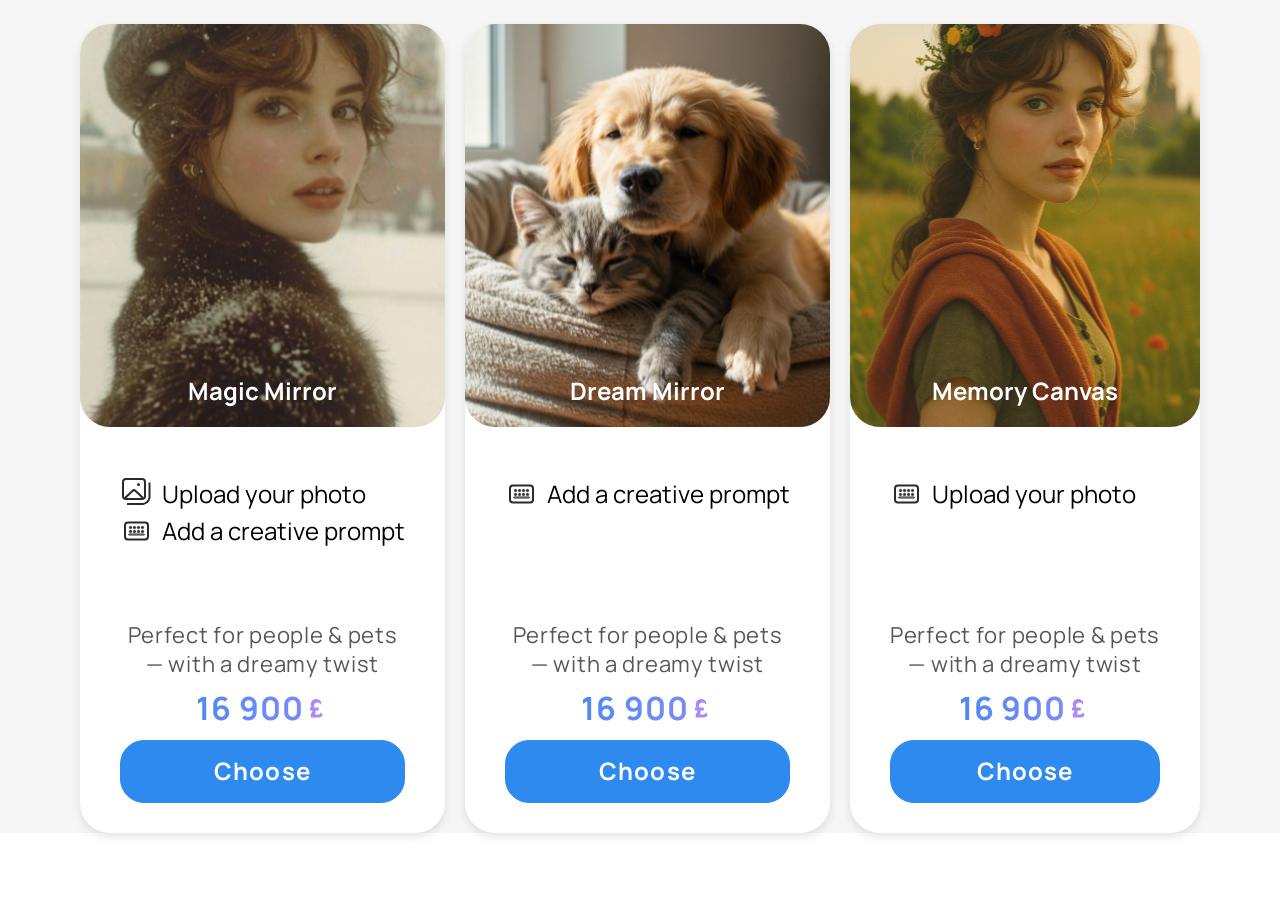
<file: creation-index.html>
<!DOCTYPE html>
<html lang="en">
<head>
  <meta charset="UTF-8" />
  <meta http-equiv="X-UA-Compatible" content="IE=edge" />
  <meta name="viewport" content="width=device-width, initial-scale=1.0"/>
  <link rel="stylesheet" href="creation-style.css">
  <!-- Swiper CSS -->
  <title>Pintai</title>
</head>
<body>
    <section id="creating-wrapper">
    <div class="creating">
        <!-- <h2>Creating</h2>
        <h1>Select a picture</h1>
        <span class="text">Turn your photo into a breathtaking <span class="ai-text">AI-generated</span> artwork<br>made for you to bring to life with paint</span> -->
        <!-- Third Swiper-->
        <div class="slide-container">
            <div class="slide">
                <div class="frame-photo">Magic Mirror</div>
                <div class="description-tariff">
                    <div class="two-column-tariff">
                        <div class="one-stroke-description">
                            <div class="frame-icon">
                                <img src="image/icon photo.svg" alt="">
                            </div>
                            Upload your photo
                        </div>
                        <div class="one-stroke-description">
                            <div class="frame-icon">
                                <img src="image/icon keyboard.svg" alt="">
                            </div>
                           Add a creative prompt
                        </div>
                    </div> 
                    <div class="advise">Perfect for people & pets — with a dreamy twist</div>  
                    <div class="price">
                        16 900 <img src="image/currency_pound_24dp_E3E3E3_FILL0_wght400_GRAD0_opsz24 (1) 1.svg" alt="">
                    </div>
                    <div class="btn-tariff">Choose</div>
                </div>
            </div>
            <div class="slide">
                <div class="frame-photo-2">Dream Mirror</div>
                <div class="description-tariff">
                    <div class="two-column-tariff">
                        <div class="one-stroke-description">
                            <div class="frame-icon">
                                <img src="image/icon keyboard.svg" alt="">
                            </div>
                            Add a creative prompt
                        </div>
                    </div>
                    <div class="advise">Perfect for people & pets — with a dreamy twist</div>
                    <div class="price">
                        16 900 <img src="image/currency_pound_24dp_E3E3E3_FILL0_wght400_GRAD0_opsz24 (1) 1.svg" alt="">
                    </div>
                    <div class="btn-tariff">Choose</div>
                </div>
            </div>
            <div class="slide">
                <div class="frame-photo-3">Memory Canvas</div>
                <div class="description-tariff">
                    <div class="two-column-tariff">
                        <div class="one-stroke-description">
                            <div class="frame-icon">
                                <img src="image/icon keyboard.svg" alt="">
                            </div>

                            Upload your photo
                        </div>
                    </div>
                    <div class="advise">Perfect for people & pets — with a dreamy twist</div>   
                    <div class="price">
                        16 900 <img src="image/currency_pound_24dp_E3E3E3_FILL0_wght400_GRAD0_opsz24 (1) 1.svg" alt="">
                    </div>
                    <div class="btn-tariff">Choose</div>
                </div>
            </div>
        </div>
    </div>
    </section>
</body>
</html>
</file>
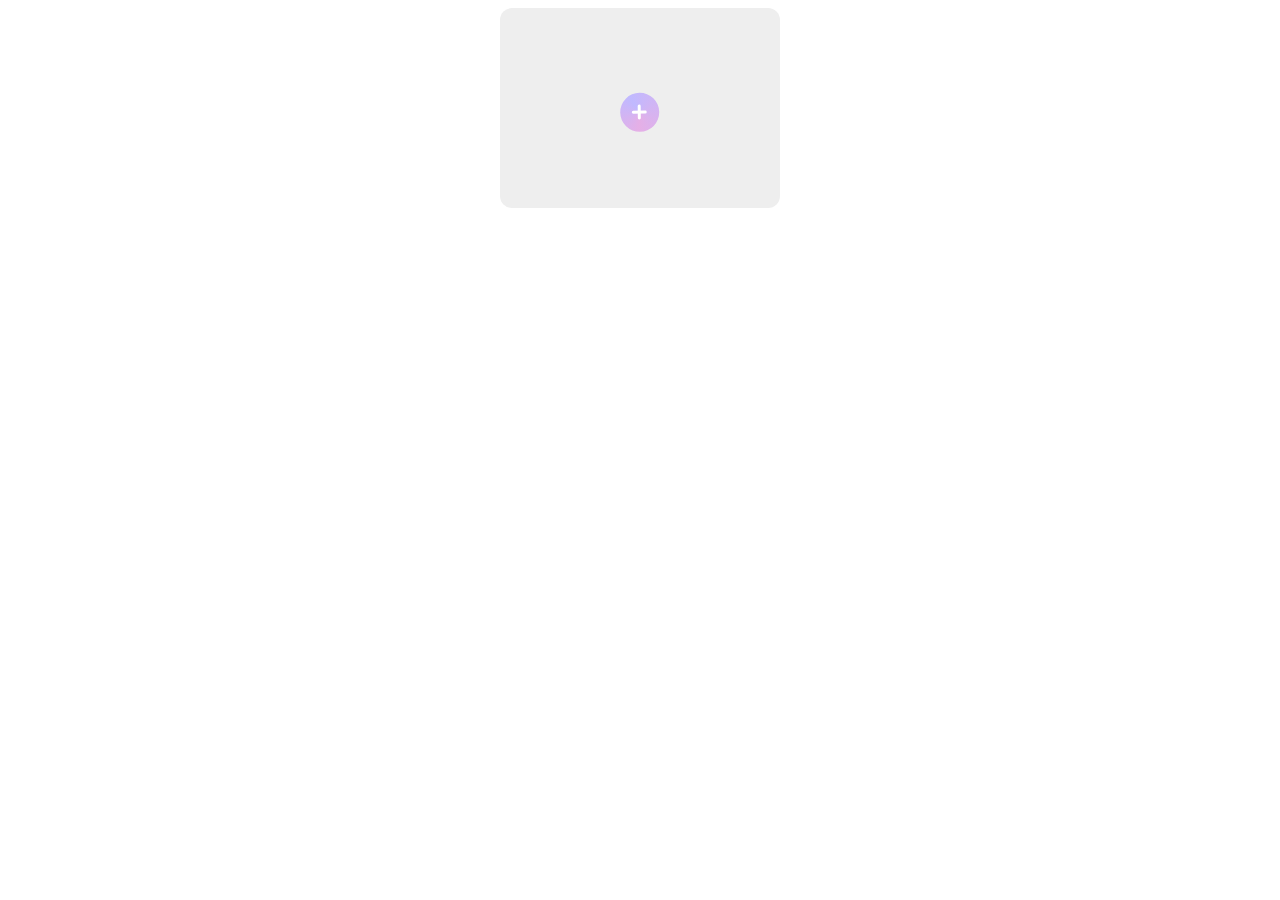
<file: experiment.html>
<!DOCTYPE html>
<html lang="en">
<head>
<meta charset="UTF-8">
<meta name="viewport" content="width=device-width, initial-scale=1.0">
<title>Photo Upload Grid</title>
<style>
  /* Container */
  .pond-box {
  border-radius: 12px;
  background: #eee; /* gray background for visibility */
  width: 100%;
  max-width: 280px;
  padding: 8px 10px 10px;
  box-sizing: border-box;
  overflow: hidden;
  margin-left: auto;
  margin-right: auto;

  display: flex;
  flex-direction: column;
  align-items: center;       /* horizontal center */
  justify-content: center;   /* vertical center */
  min-height: 200px;         /* optional: ensures enough height to see centering */
}

.photo-grid {
  display: grid;
  grid-template-columns: repeat(3, 60px);
  gap: 15px;
  justify-content: center;   /* horizontal center of grid */
}

.upload-btn-wrapper {
  display: flex;
  justify-content: center;
  margin-top: 10px;
}

  .item {
    position: relative;
    width: 60px;
    height: 60px;
  }

  .photo-wrapper {
    width: 100%;
    height: 100%;
    border-radius: 12px;
    overflow: hidden;
    position: relative;
    z-index: 1;
    background: #ddd;
  }

  .photo-wrapper img {
    width: 100%;
    height: 100%;
    object-fit: cover;
    display: block;
  }

  /* Delete cross button */
  .delete-btn {
    position: absolute;
    top: -8px;    
    left: -8px;   
    width: 22px;
    height: 22px;
    background: rgba(0, 0, 0, 0.6);
    border-radius: 50%;
    color: #fff;
    font-size: 14px;
    cursor: pointer;
    z-index: 10;   /* always on top */
    display: flex;
    align-items: center;
    justify-content: center;
    box-shadow: 0 2px 4px rgba(0,0,0,0.3);
  }

  .delete-btn:hover {
    background: red;
  }

  /* Load button */
  .upload-btn-wrapper {
    display: flex;
    justify-content: center;
  }

  #customLoadBtn {
    all: unset;
    cursor: pointer;
    display: flex;
    align-items: center;
    justify-content: center;
  }

  #customLoadBtn img {
    width: 40px;
    height: 40px;
    display: block;
    transition: filter 0.2s ease-in-out;
  }

  #customLoadBtn:hover img {
    filter: brightness(1.1);
  }
</style>
</head>
<body>

<div class="pond-box">
  <div class="photo-grid" id="photoGrid">
    <!-- Photos will appear here -->
  </div>

  <!-- Load button -->
  <div class="upload-btn-wrapper" id="uploadBtnWrapper">
    <button type="button" id="customLoadBtn">
      <img src="image/image-new/load.svg" alt="Load">
    </button>
  </div>
</div>

<script>
  const photoGrid = document.getElementById("photoGrid");
  const uploadBtnWrapper = document.getElementById("uploadBtnWrapper");
  const customLoadBtn = document.getElementById("customLoadBtn");
  const MAX_PHOTOS = 6;

  customLoadBtn.addEventListener("click", () => {
    const input = document.createElement("input");
    input.type = "file";
    input.accept = "image/*";
    input.multiple = true;
    input.click();

    input.onchange = () => {
      const files = Array.from(input.files);
      files.forEach(file => {
        if (photoGrid.children.length >= MAX_PHOTOS) return;

        const reader = new FileReader();
        reader.onload = (e) => {
          const item = document.createElement("div");
          item.className = "item";

          const wrapper = document.createElement("div");
          wrapper.className = "photo-wrapper";

          const img = document.createElement("img");
          img.src = e.target.result;
          wrapper.appendChild(img);
          item.appendChild(wrapper);

          const delBtn = document.createElement("div");
          delBtn.className = "delete-btn";
          delBtn.innerHTML = "&times;";
          delBtn.addEventListener("click", () => {
            photoGrid.removeChild(item);
            toggleUploadBtn();
          });
          item.appendChild(delBtn);

          photoGrid.appendChild(item);
          toggleUploadBtn();
        };
        reader.readAsDataURL(file);
      });
    };
  });

  function toggleUploadBtn() {
    if (photoGrid.children.length >= MAX_PHOTOS) {
      uploadBtnWrapper.style.display = "none";
    } else {
      uploadBtnWrapper.style.display = "flex";
    }
  }

  // Initialize
  toggleUploadBtn();
</script>

</body>
</html>
</file>
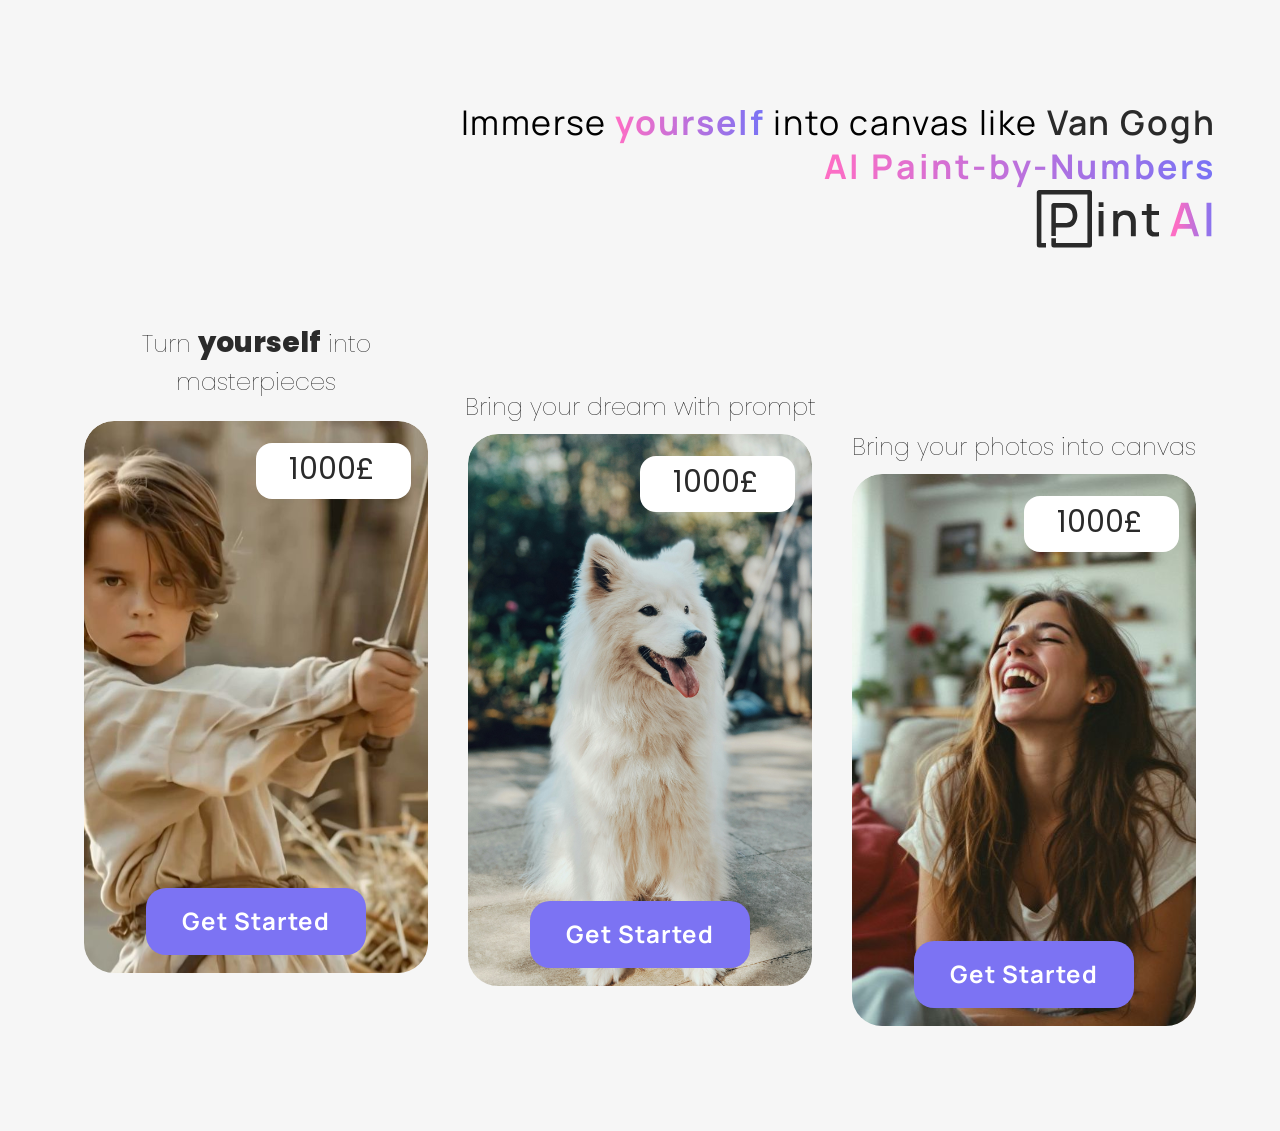
<file: first-section.html>
<!DOCTYPE html>
<html lang="en">
<head>
    <meta charset="UTF-8">
    <meta http-equiv="X-UA-Compatible" content="IE=edge">
    <meta name="viewport" content="width=device-width, initial-scale=1.0">
    <link href="https://fonts.googleapis.com/css?family=Poppins"
    rel="stylesheet" type="text/css">
    <link rel="stylesheet" href="https://cdnjs.cloudflare.com/ajax/libs/font-awesome/6.5.2/css/all.min.css">
    <link rel="stylesheet" href="first-section.css">
    <title>CSS practice</title>
</head>
<body>
    <section class="cards-main">
        <p>
            Immerse <span class="gradient-text">yourself</span>
            into canvas like <span class="van-gogh">Van Gogh</span>
            <br><span class="second-stroke-1-section">AI Paint-by-Numbers</span>
            <br><img class="logo" src="image/logo.svg" alt="Logo" />
        </p>
        <div class="box-container">
            <div class="box">
            <div class="name-card">Turn <span class="bold-text">yourself</span> into masterpieces</div>
            <div class="box">
                <div class="img">
                    <img src="image/11.svg" alt="">
                    <div class="info">
                        <div class="title">1000£</div>
                        <div class="button-get-started">Get Started</div>
                    </div>
                </div>
                <div class="overlay"></div>
            </div>
        </div>
            <div class="box-2">
                <span class="name-card">Bring your dream with prompt</span>
                <div class="box">
                    <div class="img">
                        <img src="image/20.svg" alt="">
                        <div class="info">
                            <div class="title">1000£</div>
                            <div class="button-get-started">Get Started</div>
                        </div>
                    </div>
                    <div class="overlay"></div>
                </div>
            </div>
            <div class="box-3">
                <span class="name-card">Bring your photos into canvas</span>
                <div class="box">
                    <div class="img">
                        <img src="image/21.svg" alt="">
                        <div class="info">
                            <div class="title">1000£</div>
                            <div class="button-get-started">Get Started</div>
                        </div>
                    </div>
                    <div class="overlay"></div>
                </div>
            </div>
        </div>
    </section>
    
</body>
</html>
</file>
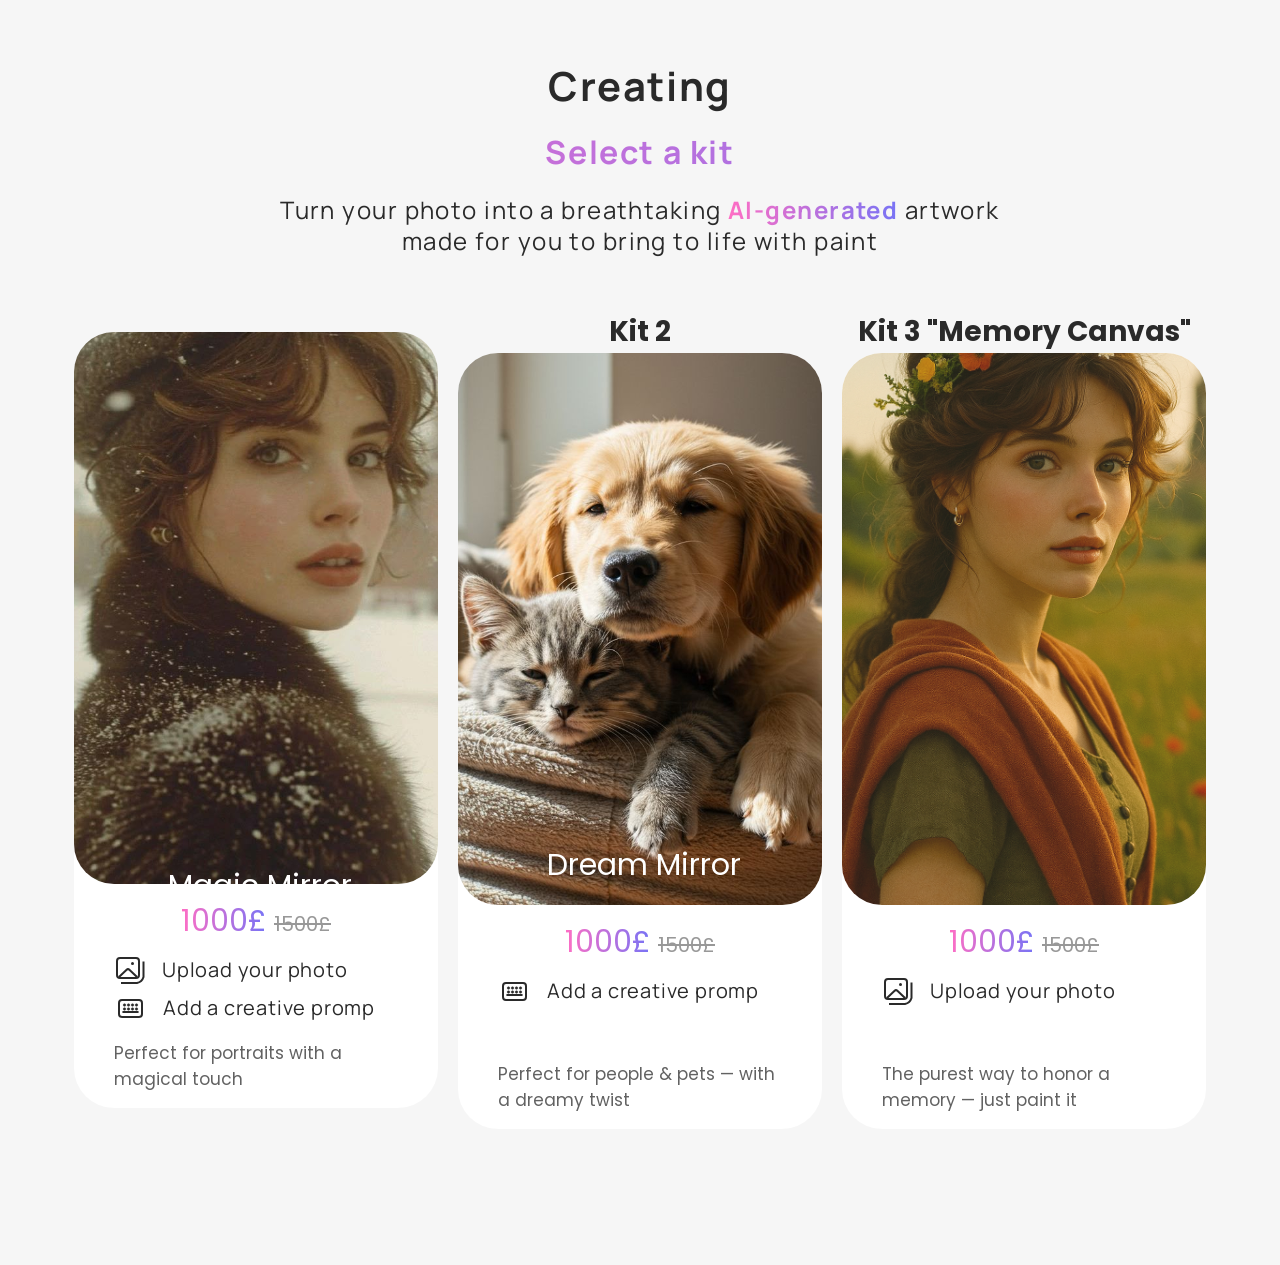
<file: new-index.html>
<!DOCTYPE html>
<html lang="en">
<head>
    <meta charset="UTF-8">
    <meta http-equiv="X-UA-Compatible" content="IE=edge">
    <meta name="viewport" content="width=device-width, initial-scale=1.0">
    <link href="https://fonts.googleapis.com/css?family=Poppins"
    rel="stylesheet" type="text/css">
    <link rel="stylesheet" href="https://cdnjs.cloudflare.com/ajax/libs/font-awesome/6.5.2/css/all.min.css">
    <link rel="stylesheet" href="new-style.css">
    <title>CSS practice</title>
</head>
<body>
    <section class="cards-creating">
        <h2>Creating</h2>
        <h1>Select a kit</h1>
        <span class="text">Turn your photo into a breathtaking <span class="ai-text">AI-generated</span> artwork<br>made for you to bring to life with paint</span>
        <div class="box-container">
            <div class="box">
                <!-- <span class="title-card">Kit 1</span> -->
                <div class="img">
                    <img src="image/7.svg" alt="">
                </div>
                <div class="info">
                    <div class="title">Magic Mirror</div>
                    <div class="details">
                        <span class="price">1000£</span> <span class="old-price"> 1500£</span>
                    </div>
                    <div class="description">
                        <div class="one-stroke"><img src="image/photo.svg" alt="">Upload your photo</div>
                        <div class="one-stroke"><img src="image/text.svg" alt="">Add a creative promp</div>
                    </div>
                    <div class="advise">
                        Perfect for portraits with a magical touch 
                    </div>
                </div>
                <div class="overlay">
                    <a href="#">Select</a>
                </div>
            </div>
            <div class="box">
                <span class="title-card">Kit 2</span>
                <div class="img">
                    <img src="image/9.svg" alt="">
                </div>
                <div class="info">
                    <div class="title">Dream Mirror</div>
                    <div class="details">
                        <span class="price">1000£</span> <span class="old-price"> 1500£</span>
                    </div>
                    <div class="description">
                        <div class="one-stroke"><img src="image/text.svg" alt="">Add a creative promp</div>
                    </div>
                    <div class="advise">
                        Perfect for people & pets — with a dreamy twist 
                    </div>
                </div>
    
                <div class="overlay">
                    <a href="#">Select</a>
                </div>
            </div>
            <div class="box">
                <span class="title-card">Kit 3 "Memory Canvas"</span>
                <div class="img">
                    <img src="image/8.svg" alt="">
                </div>
                <div class="info">
                    <!-- <div class="title">Memory Canvas</div> -->
                    <div class="details">
                        <span class="price">1000£</span> <span class="old-price"> 1500£</span>
                    </div>
                    <div class="description">
                        <div class="one-stroke"><img src="image/photo.svg" alt="">Upload your photo</div>
                    </div>
                    <div class="advise">
                        The purest way to honor a memory — just paint it
                    </div>
                </div>
    
                <div class="overlay">
                    <a href="#">Select</a>
                </div>
            </div>
        </div>
    </section>
    
</body>
</html>
</file>
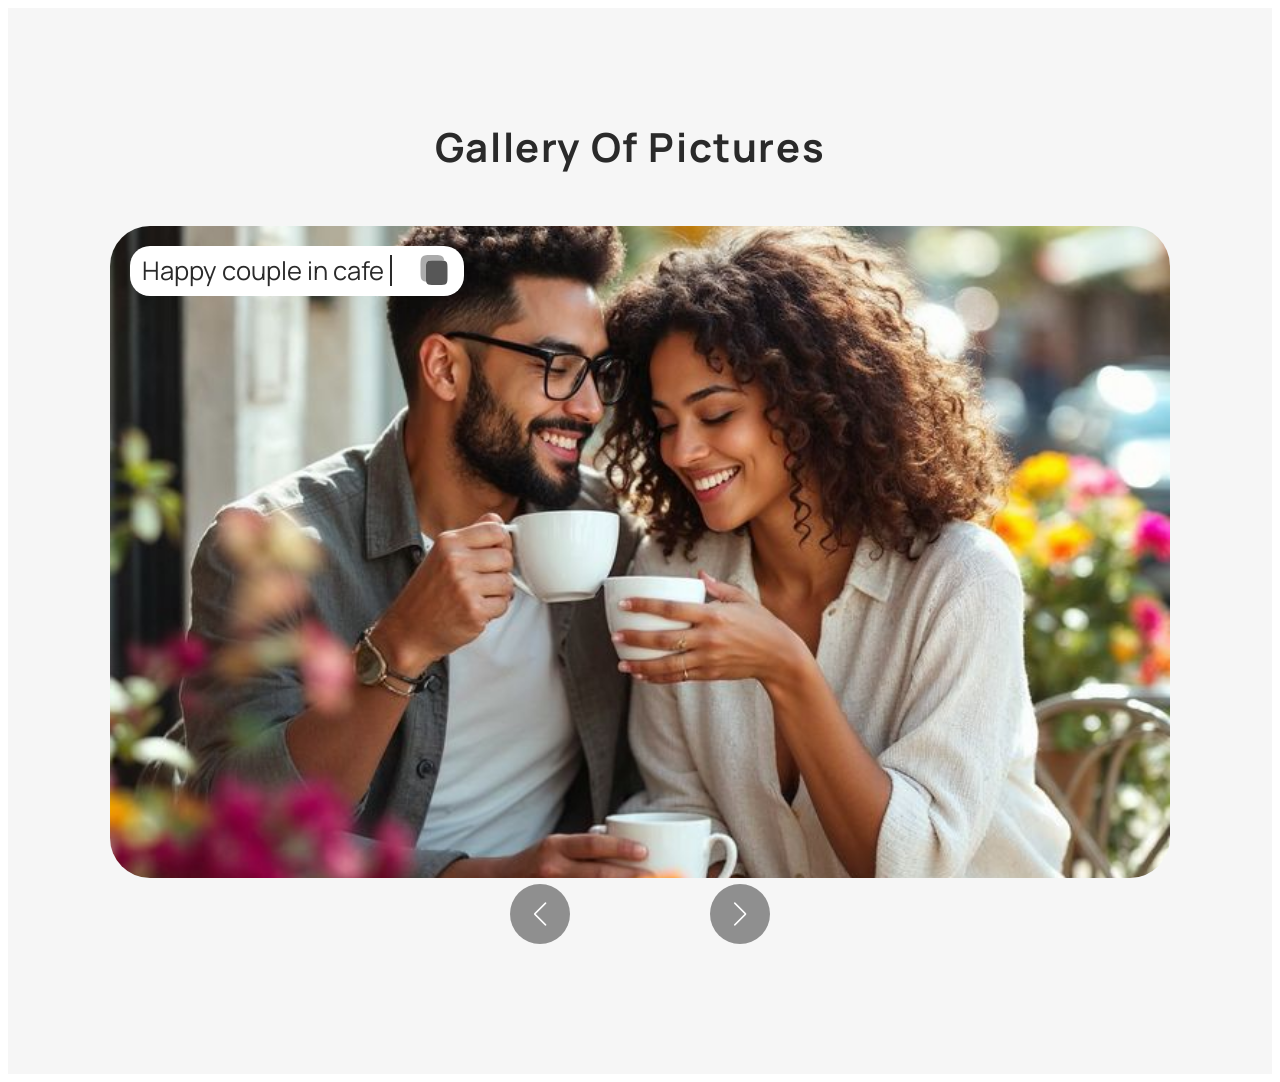
<file: second-section.html>
<!DOCTYPE html>
<html lang="en">
<head>
  <meta charset="UTF-8" />
  <meta name="viewport" content="width=device-width, initial-scale=1.0" />
  <title>Swiper Parallax Example</title>

  <!-- Swiper CSS -->
  <link
    rel="stylesheet"
    href="https://cdn.jsdelivr.net/npm/swiper@11/swiper-bundle.min.css"
  />
  <link rel="stylesheet" href="second-section.css">
</head>
<body>

  <!-- Swiper Container -->
    <section class="second-section">
        <div class="swiper" id="mySwiper">
            <h2>Gallery of pictures</h2>
            <div class="parallax-bg" data-swiper-parallax="-23%"></div>
            <div class="swiper-wrapper">
              <div class="swiper-slide">
                <div class="slide-content-1" data-swiper-parallax="0"> 
                  <div class="field-prompt">
                    Happy couple in cafe<div class="caret"></div>
                    <div class="img-icon">
                      <img src="image/Copy.svg" alt="">
                    </div>
                  </div>
                </div>
              </div>
              <div class="swiper-slide">
                <div class="slide-content-2" data-swiper-parallax="0"> 
                  <div class="field-prompt">
                    A deer in showy forest<div class="caret"></div>
                    <div class="img-icon">
                      <img src="image/Copy.svg" alt="">
                    </div>
                  </div>
                </div>
              </div>
              <div class="swiper-slide">
                <div class="slide-content-3" data-swiper-parallax="0"> 
                  <div class="field-prompt">
                    A couple are reading a book<div class="caret"></div>
                    <div class="img-icon">
                      <img src="image/Copy.svg" alt="">
                    </div>
                  </div>
                </div>
              </div>
            </div>
            <!-- Pagination and Navigation -->
            <div class="swiper-button-prev"></div>
            <div class="swiper-button-next"></div>
          </div>
    </section>

  <!-- Swiper JS -->
  <script src="https://cdn.jsdelivr.net/npm/swiper@11/swiper-bundle.min.js"></script>

  <!-- Initialize Swiper -->
  <script>
      const swiper = new Swiper('.swiper', {
      loop: true,
      slidesPerView: 1,
      speed: 2000,        // ✅ only 1 slide per view
      autoplay: {
        delay: 3000,
      },
      navigation: {
        nextEl: '.swiper-button-next',
        prevEl: '.swiper-button-prev',
      },

    });
  </script>
</body>
</html>
</file>
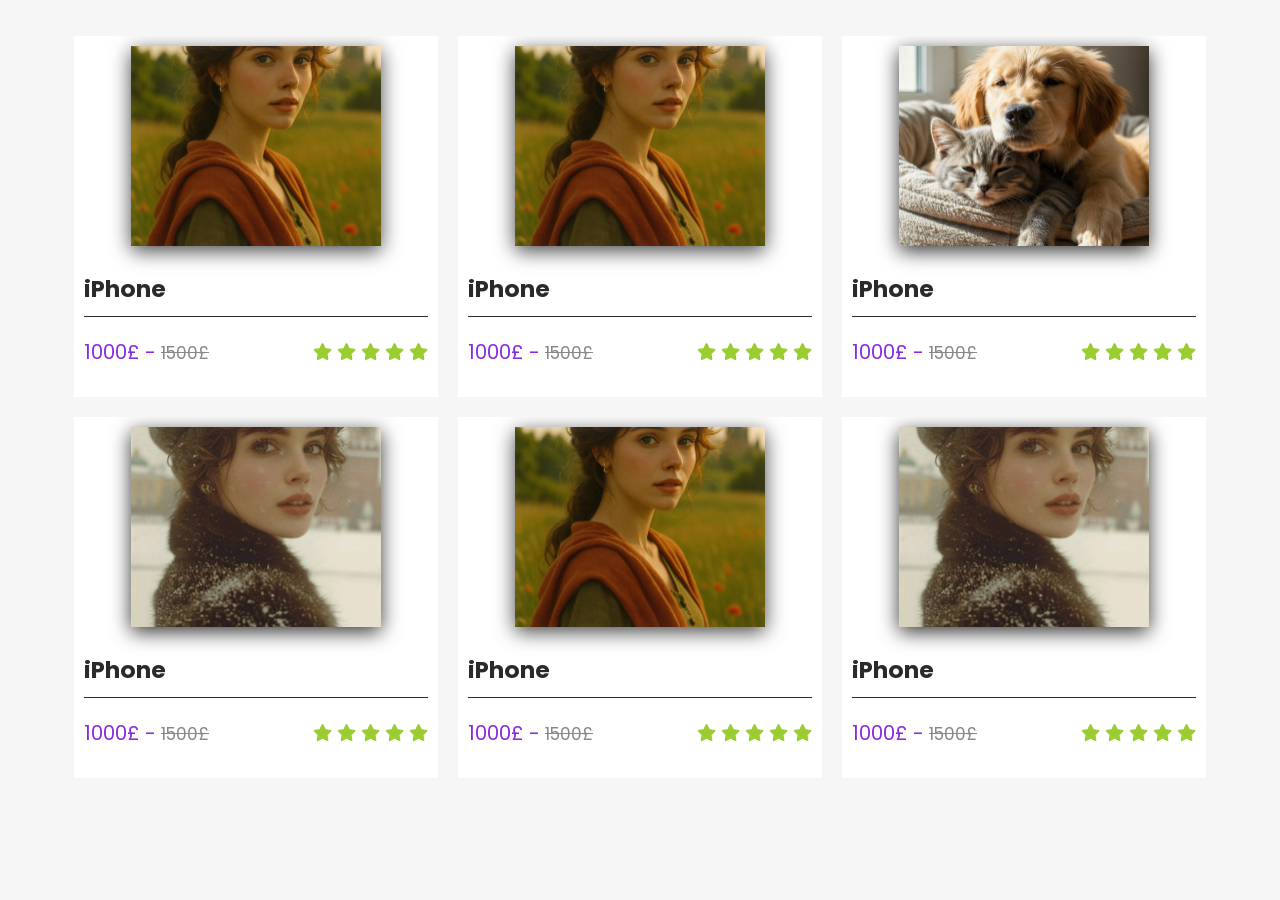
<file: section-creating-index.html>
<!DOCTYPE html>
<html lang="en">
<head>
  <meta charset="UTF-8" />
  <meta http-equiv="X-UA-Compatible" content="IE=edge" />
  <meta name="viewport" content="width=device-width, initial-scale=1.0"/>
  <link rel="stylesheet" href="section-creating-style.css"/>
  <link href="https://fonts.googleapis.com/css?family=Poppins"
  rel="stylesheet" type="text/css">
  <link rel="stylesheet" href="https://cdnjs.cloudflare.com/ajax/libs/font-awesome/6.5.2/css/all.min.css">
  <!-- Swiper CSS -->
  <title>Pintai</title>
</head>
<body>
    <div class="box-container">
        <div class="box">
            <div class="img">
                <img src="image/8.svg" alt="">
            </div>
            <div class="info">
                <h3 class="title">iPhone</h3>
                <div class="details">
                    <div class="price">1000£ - <span>1500£</span></div>
                    <div class="stars">
                        <i class="fas fa-star"></i>
                        <i class="fas fa-star"></i>
                        <i class="fas fa-star"></i>
                        <i class="fas fa-star"></i>
                        <i class="fas fa-star"></i>
                    </div>
                </div>
            </div>

            <div class="overlay">
                <a href="#"><i class="fas fa-shopping-cart"></i>Buy now</a>
            </div>
        </div>
        <div class="box">
            <div class="img">
                <img src="image/8.svg" alt="">
            </div>
            <div class="info">
                <h3 class="title">iPhone</h3>
                <div class="details">
                    <div class="price">1000£ - <span>1500£</span></div>
                    <div class="stars">
                        <i class="fas fa-star"></i>
                        <i class="fas fa-star"></i>
                        <i class="fas fa-star"></i>
                        <i class="fas fa-star"></i>
                        <i class="fas fa-star"></i>
                    </div>
                </div>
            </div>

            <div class="overlay">
                <a href="#"><i class="fas fa-shopping-cart"></i>Buy now</a>
            </div>
        </div>
        <div class="box">
            <div class="img">
                <img src="image/9.svg" alt="">
            </div>
            <div class="info">
                <h3 class="title">iPhone</h3>
                <div class="details">
                    <div class="price">1000£ - <span>1500£</span></div>
                    <div class="stars">
                        <i class="fas fa-star"></i>
                        <i class="fas fa-star"></i>
                        <i class="fas fa-star"></i>
                        <i class="fas fa-star"></i>
                        <i class="fas fa-star"></i>
                    </div>
                </div>
            </div>

            <div class="overlay">
                <a href="#"><i class="fas fa-shopping-cart"></i>Buy now</a>
            </div>
        </div>
        <div class="box">
            <div class="img">
                <img src="image/7.svg" alt="">
            </div>
            <div class="info">
                <h3 class="title">iPhone</h3>
                <div class="details">
                    <div class="price">1000£ - <span>1500£</span></div>
                    <div class="stars">
                        <i class="fas fa-star"></i>
                        <i class="fas fa-star"></i>
                        <i class="fas fa-star"></i>
                        <i class="fas fa-star"></i>
                        <i class="fas fa-star"></i>
                    </div>
                </div>
            </div>

            <div class="overlay">
                <a href="#"><i class="fas fa-shopping-cart"></i>Buy now</a>
            </div>
        </div>
        <div class="box">
            <div class="img">
                <img src="image/8.svg" alt="">
            </div>
            <div class="info">
                <h3 class="title">iPhone</h3>
                <div class="details">
                    <div class="price">1000£ - <span>1500£</span></div>
                    <div class="stars">
                        <i class="fas fa-star"></i>
                        <i class="fas fa-star"></i>
                        <i class="fas fa-star"></i>
                        <i class="fas fa-star"></i>
                        <i class="fas fa-star"></i>
                    </div>
                </div>
            </div>

            <div class="overlay">
                <a href="#"><i class="fas fa-shopping-cart"></i>Buy now</a>
            </div>
        </div>
        <div class="box">
            <div class="img">
                <img src="image/7.svg" alt="">
            </div>
            <div class="info">
                <h3 class="title">iPhone</h3>
                <div class="details">
                    <div class="price">1000£ - <span>1500£</span></div>
                    <div class="stars">
                        <i class="fas fa-star"></i>
                        <i class="fas fa-star"></i>
                        <i class="fas fa-star"></i>
                        <i class="fas fa-star"></i>
                        <i class="fas fa-star"></i>
                    </div>
                </div>
            </div>

            <div class="overlay">
                <a href="#"><i class="fas fa-shopping-cart"></i>Buy now</a>
            </div>
        </div>
    </div>
</body>
</html>
</file>
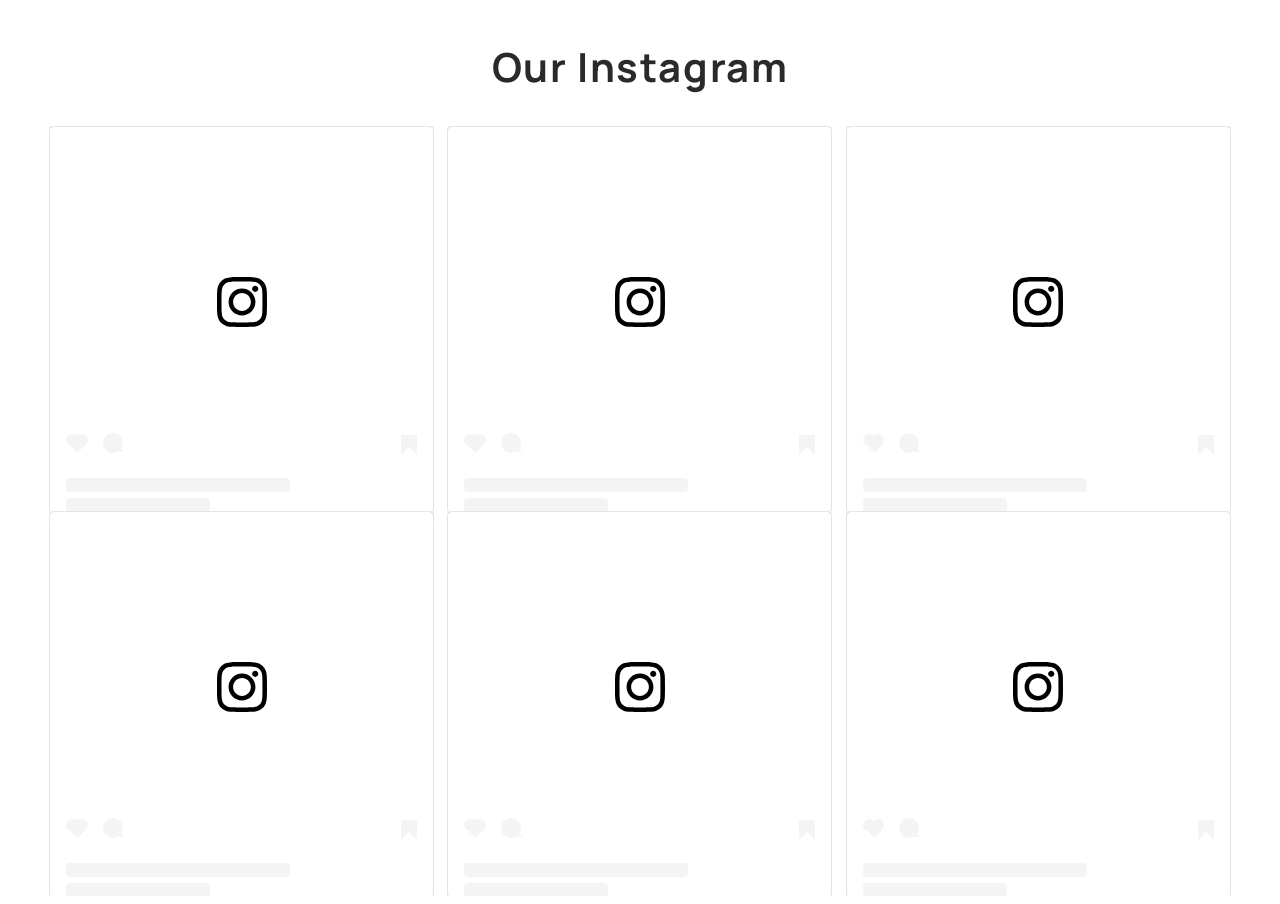
<file: third-section.html>
<!DOCTYPE html>
<html lang="en">
<head>
  <meta charset="UTF-8" />
  <meta name="viewport" content="width=device-width, initial-scale=1.0" />
  <title>third-section</title>
  <link rel="stylesheet" href="third-section.css">
</head>
<body>
    <section class="third-section">
       <h2>Our Instagram</h2>
        <div class="instagram-grid">
            <!-- Embed 6 -->
            <div class="insta-post">
                <blockquote class="instagram-media" data-instgrm-captioned data-instgrm-permalink="https://www.instagram.com/p/C7CA-fxqd0w/?utm_source=ig_embed&amp;utm_campaign=loading" data-instgrm-version="14" style=" background:#FFF; border:0; border-radius:3px; box-shadow:0 0 1px 0 rgba(0,0,0,0.5),0 1px 10px 0 rgba(0,0,0,0.15); margin: 1px; max-width:540px; min-width:326px; padding:0; width:99.375%; width:-webkit-calc(100% - 2px); width:calc(100% - 2px);"><div style="padding:16px;"> <a href="https://www.instagram.com/p/C7CA-fxqd0w/?utm_source=ig_embed&amp;utm_campaign=loading" style=" background:#FFFFFF; line-height:0; padding:0 0; text-align:center; text-decoration:none; width:100%;" target="_blank"> <div style=" display: flex; flex-direction: row; align-items: center;"> <div style="background-color: #F4F4F4; border-radius: 50%; flex-grow: 0; height: 40px; margin-right: 14px; width: 40px;"></div> <div style="display: flex; flex-direction: column; flex-grow: 1; justify-content: center;"> <div style=" background-color: #F4F4F4; border-radius: 4px; flex-grow: 0; height: 14px; margin-bottom: 6px; width: 100px;"></div> <div style=" background-color: #F4F4F4; border-radius: 4px; flex-grow: 0; height: 14px; width: 60px;"></div></div></div><div style="padding: 19% 0;"></div> <div style="display:block; height:50px; margin:0 auto 12px; width:50px;"><svg width="50px" height="50px" viewBox="0 0 60 60" version="1.1" xmlns="https://www.w3.org/2000/svg" xmlns:xlink="https://www.w3.org/1999/xlink"><g stroke="none" stroke-width="1" fill="none" fill-rule="evenodd"><g transform="translate(-511.000000, -20.000000)" fill="#000000"><g><path d="M556.869,30.41 C554.814,30.41 553.148,32.076 553.148,34.131 C553.148,36.186 554.814,37.852 556.869,37.852 C558.924,37.852 560.59,36.186 560.59,34.131 C560.59,32.076 558.924,30.41 556.869,30.41 M541,60.657 C535.114,60.657 530.342,55.887 530.342,50 C530.342,44.114 535.114,39.342 541,39.342 C546.887,39.342 551.658,44.114 551.658,50 C551.658,55.887 546.887,60.657 541,60.657 M541,33.886 C532.1,33.886 524.886,41.1 524.886,50 C524.886,58.899 532.1,66.113 541,66.113 C549.9,66.113 557.115,58.899 557.115,50 C557.115,41.1 549.9,33.886 541,33.886 M565.378,62.101 C565.244,65.022 564.756,66.606 564.346,67.663 C563.803,69.06 563.154,70.057 562.106,71.106 C561.058,72.155 560.06,72.803 558.662,73.347 C557.607,73.757 556.021,74.244 553.102,74.378 C549.944,74.521 548.997,74.552 541,74.552 C533.003,74.552 532.056,74.521 528.898,74.378 C525.979,74.244 524.393,73.757 523.338,73.347 C521.94,72.803 520.942,72.155 519.894,71.106 C518.846,70.057 518.197,69.06 517.654,67.663 C517.244,66.606 516.755,65.022 516.623,62.101 C516.479,58.943 516.448,57.996 516.448,50 C516.448,42.003 516.479,41.056 516.623,37.899 C516.755,34.978 517.244,33.391 517.654,32.338 C518.197,30.938 518.846,29.942 519.894,28.894 C520.942,27.846 521.94,27.196 523.338,26.654 C524.393,26.244 525.979,25.756 528.898,25.623 C532.057,25.479 533.004,25.448 541,25.448 C548.997,25.448 549.943,25.479 553.102,25.623 C556.021,25.756 557.607,26.244 558.662,26.654 C560.06,27.196 561.058,27.846 562.106,28.894 C563.154,29.942 563.803,30.938 564.346,32.338 C564.756,33.391 565.244,34.978 565.378,37.899 C565.522,41.056 565.552,42.003 565.552,50 C565.552,57.996 565.522,58.943 565.378,62.101 M570.82,37.631 C570.674,34.438 570.167,32.258 569.425,30.349 C568.659,28.377 567.633,26.702 565.965,25.035 C564.297,23.368 562.623,22.342 560.652,21.575 C558.743,20.834 556.562,20.326 553.369,20.18 C550.169,20.033 549.148,20 541,20 C532.853,20 531.831,20.033 528.631,20.18 C525.438,20.326 523.257,20.834 521.349,21.575 C519.376,22.342 517.703,23.368 516.035,25.035 C514.368,26.702 513.342,28.377 512.574,30.349 C511.834,32.258 511.326,34.438 511.181,37.631 C511.035,40.831 511,41.851 511,50 C511,58.147 511.035,59.17 511.181,62.369 C511.326,65.562 511.834,67.743 512.574,69.651 C513.342,71.625 514.368,73.296 516.035,74.965 C517.703,76.634 519.376,77.658 521.349,78.425 C523.257,79.167 525.438,79.673 528.631,79.82 C531.831,79.965 532.853,80.001 541,80.001 C549.148,80.001 550.169,79.965 553.369,79.82 C556.562,79.673 558.743,79.167 560.652,78.425 C562.623,77.658 564.297,76.634 565.965,74.965 C567.633,73.296 568.659,71.625 569.425,69.651 C570.167,67.743 570.674,65.562 570.82,62.369 C570.966,59.17 571,58.147 571,50 C571,41.851 570.966,40.831 570.82,37.631"></path></g></g></g></svg></div><div style="padding-top: 8px;"> <div style=" color:#3897f0; font-family:Arial,sans-serif; font-size:14px; font-style:normal; font-weight:550; line-height:18px;">View this post on Instagram</div></div><div style="padding: 12.5% 0;"></div> <div style="display: flex; flex-direction: row; margin-bottom: 14px; align-items: center;"><div> <div style="background-color: #F4F4F4; border-radius: 50%; height: 12.5px; width: 12.5px; transform: translateX(0px) translateY(7px);"></div> <div style="background-color: #F4F4F4; height: 12.5px; transform: rotate(-45deg) translateX(3px) translateY(1px); width: 12.5px; flex-grow: 0; margin-right: 14px; margin-left: 2px;"></div> <div style="background-color: #F4F4F4; border-radius: 50%; height: 12.5px; width: 12.5px; transform: translateX(9px) translateY(-18px);"></div></div><div style="margin-left: 8px;"> <div style=" background-color: #F4F4F4; border-radius: 50%; flex-grow: 0; height: 20px; width: 20px;"></div> <div style=" width: 0; height: 0; border-top: 2px solid transparent; border-left: 6px solid #f4f4f4; border-bottom: 2px solid transparent; transform: translateX(16px) translateY(-4px) rotate(30deg)"></div></div><div style="margin-left: auto;"> <div style=" width: 0px; border-top: 8px solid #F4F4F4; border-right: 8px solid transparent; transform: translateY(16px);"></div> <div style=" background-color: #F4F4F4; flex-grow: 0; height: 12px; width: 16px; transform: translateY(-4px);"></div> <div style=" width: 0; height: 0; border-top: 8px solid #F4F4F4; border-left: 8px solid transparent; transform: translateY(-4px) translateX(8px);"></div></div></div> <div style="display: flex; flex-direction: column; flex-grow: 1; justify-content: center; margin-bottom: 24px;"> <div style=" background-color: #F4F4F4; border-radius: 4px; flex-grow: 0; height: 14px; margin-bottom: 6px; width: 224px;"></div> <div style=" background-color: #F4F4F4; border-radius: 4px; flex-grow: 0; height: 14px; width: 144px;"></div></div></a><p style=" color:#c9c8cd; font-family:Arial,sans-serif; font-size:14px; line-height:17px; margin-bottom:0; margin-top:8px; overflow:hidden; padding:8px 0 7px; text-align:center; text-overflow:ellipsis; white-space:nowrap;"><a href="https://www.instagram.com/p/C7CA-fxqd0w/?utm_source=ig_embed&amp;utm_campaign=loading" style=" color:#c9c8cd; font-family:Arial,sans-serif; font-size:14px; font-style:normal; font-weight:normal; line-height:17px; text-decoration:none;" target="_blank">A post shared by Viktoriia (@zagory.viktoriia)</a></p></div></blockquote>
            </div>
            <div class="insta-post">
                <blockquote class="instagram-media" data-instgrm-captioned data-instgrm-permalink="https://www.instagram.com/p/DJPifeUMYcO/?utm_source=ig_embed&amp;utm_campaign=loading" data-instgrm-version="14" style=" background:#FFF; border:0; border-radius:3px; box-shadow:0 0 1px 0 rgba(0,0,0,0.5),0 1px 10px 0 rgba(0,0,0,0.15); margin: 1px; max-width:540px; min-width:326px; padding:0; width:99.375%; width:-webkit-calc(100% - 2px); width:calc(100% - 2px);"><div style="padding:16px;"> <a href="https://www.instagram.com/p/DJPifeUMYcO/?utm_source=ig_embed&amp;utm_campaign=loading" style=" background:#FFFFFF; line-height:0; padding:0 0; text-align:center; text-decoration:none; width:100%;" target="_blank"> <div style=" display: flex; flex-direction: row; align-items: center;"> <div style="background-color: #F4F4F4; border-radius: 50%; flex-grow: 0; height: 40px; margin-right: 14px; width: 40px;"></div> <div style="display: flex; flex-direction: column; flex-grow: 1; justify-content: center;"> <div style=" background-color: #F4F4F4; border-radius: 4px; flex-grow: 0; height: 14px; margin-bottom: 6px; width: 100px;"></div> <div style=" background-color: #F4F4F4; border-radius: 4px; flex-grow: 0; height: 14px; width: 60px;"></div></div></div><div style="padding: 19% 0;"></div> <div style="display:block; height:50px; margin:0 auto 12px; width:50px;"><svg width="50px" height="50px" viewBox="0 0 60 60" version="1.1" xmlns="https://www.w3.org/2000/svg" xmlns:xlink="https://www.w3.org/1999/xlink"><g stroke="none" stroke-width="1" fill="none" fill-rule="evenodd"><g transform="translate(-511.000000, -20.000000)" fill="#000000"><g><path d="M556.869,30.41 C554.814,30.41 553.148,32.076 553.148,34.131 C553.148,36.186 554.814,37.852 556.869,37.852 C558.924,37.852 560.59,36.186 560.59,34.131 C560.59,32.076 558.924,30.41 556.869,30.41 M541,60.657 C535.114,60.657 530.342,55.887 530.342,50 C530.342,44.114 535.114,39.342 541,39.342 C546.887,39.342 551.658,44.114 551.658,50 C551.658,55.887 546.887,60.657 541,60.657 M541,33.886 C532.1,33.886 524.886,41.1 524.886,50 C524.886,58.899 532.1,66.113 541,66.113 C549.9,66.113 557.115,58.899 557.115,50 C557.115,41.1 549.9,33.886 541,33.886 M565.378,62.101 C565.244,65.022 564.756,66.606 564.346,67.663 C563.803,69.06 563.154,70.057 562.106,71.106 C561.058,72.155 560.06,72.803 558.662,73.347 C557.607,73.757 556.021,74.244 553.102,74.378 C549.944,74.521 548.997,74.552 541,74.552 C533.003,74.552 532.056,74.521 528.898,74.378 C525.979,74.244 524.393,73.757 523.338,73.347 C521.94,72.803 520.942,72.155 519.894,71.106 C518.846,70.057 518.197,69.06 517.654,67.663 C517.244,66.606 516.755,65.022 516.623,62.101 C516.479,58.943 516.448,57.996 516.448,50 C516.448,42.003 516.479,41.056 516.623,37.899 C516.755,34.978 517.244,33.391 517.654,32.338 C518.197,30.938 518.846,29.942 519.894,28.894 C520.942,27.846 521.94,27.196 523.338,26.654 C524.393,26.244 525.979,25.756 528.898,25.623 C532.057,25.479 533.004,25.448 541,25.448 C548.997,25.448 549.943,25.479 553.102,25.623 C556.021,25.756 557.607,26.244 558.662,26.654 C560.06,27.196 561.058,27.846 562.106,28.894 C563.154,29.942 563.803,30.938 564.346,32.338 C564.756,33.391 565.244,34.978 565.378,37.899 C565.522,41.056 565.552,42.003 565.552,50 C565.552,57.996 565.522,58.943 565.378,62.101 M570.82,37.631 C570.674,34.438 570.167,32.258 569.425,30.349 C568.659,28.377 567.633,26.702 565.965,25.035 C564.297,23.368 562.623,22.342 560.652,21.575 C558.743,20.834 556.562,20.326 553.369,20.18 C550.169,20.033 549.148,20 541,20 C532.853,20 531.831,20.033 528.631,20.18 C525.438,20.326 523.257,20.834 521.349,21.575 C519.376,22.342 517.703,23.368 516.035,25.035 C514.368,26.702 513.342,28.377 512.574,30.349 C511.834,32.258 511.326,34.438 511.181,37.631 C511.035,40.831 511,41.851 511,50 C511,58.147 511.035,59.17 511.181,62.369 C511.326,65.562 511.834,67.743 512.574,69.651 C513.342,71.625 514.368,73.296 516.035,74.965 C517.703,76.634 519.376,77.658 521.349,78.425 C523.257,79.167 525.438,79.673 528.631,79.82 C531.831,79.965 532.853,80.001 541,80.001 C549.148,80.001 550.169,79.965 553.369,79.82 C556.562,79.673 558.743,79.167 560.652,78.425 C562.623,77.658 564.297,76.634 565.965,74.965 C567.633,73.296 568.659,71.625 569.425,69.651 C570.167,67.743 570.674,65.562 570.82,62.369 C570.966,59.17 571,58.147 571,50 C571,41.851 570.966,40.831 570.82,37.631"></path></g></g></g></svg></div><div style="padding-top: 8px;"> <div style=" color:#3897f0; font-family:Arial,sans-serif; font-size:14px; font-style:normal; font-weight:550; line-height:18px;">View this post on Instagram</div></div><div style="padding: 12.5% 0;"></div> <div style="display: flex; flex-direction: row; margin-bottom: 14px; align-items: center;"><div> <div style="background-color: #F4F4F4; border-radius: 50%; height: 12.5px; width: 12.5px; transform: translateX(0px) translateY(7px);"></div> <div style="background-color: #F4F4F4; height: 12.5px; transform: rotate(-45deg) translateX(3px) translateY(1px); width: 12.5px; flex-grow: 0; margin-right: 14px; margin-left: 2px;"></div> <div style="background-color: #F4F4F4; border-radius: 50%; height: 12.5px; width: 12.5px; transform: translateX(9px) translateY(-18px);"></div></div><div style="margin-left: 8px;"> <div style=" background-color: #F4F4F4; border-radius: 50%; flex-grow: 0; height: 20px; width: 20px;"></div> <div style=" width: 0; height: 0; border-top: 2px solid transparent; border-left: 6px solid #f4f4f4; border-bottom: 2px solid transparent; transform: translateX(16px) translateY(-4px) rotate(30deg)"></div></div><div style="margin-left: auto;"> <div style=" width: 0px; border-top: 8px solid #F4F4F4; border-right: 8px solid transparent; transform: translateY(16px);"></div> <div style=" background-color: #F4F4F4; flex-grow: 0; height: 12px; width: 16px; transform: translateY(-4px);"></div> <div style=" width: 0; height: 0; border-top: 8px solid #F4F4F4; border-left: 8px solid transparent; transform: translateY(-4px) translateX(8px);"></div></div></div> <div style="display: flex; flex-direction: column; flex-grow: 1; justify-content: center; margin-bottom: 24px;"> <div style=" background-color: #F4F4F4; border-radius: 4px; flex-grow: 0; height: 14px; margin-bottom: 6px; width: 224px;"></div> <div style=" background-color: #F4F4F4; border-radius: 4px; flex-grow: 0; height: 14px; width: 144px;"></div></div></a><p style=" color:#c9c8cd; font-family:Arial,sans-serif; font-size:14px; line-height:17px; margin-bottom:0; margin-top:8px; overflow:hidden; padding:8px 0 7px; text-align:center; text-overflow:ellipsis; white-space:nowrap;"><a href="https://www.instagram.com/p/DJPifeUMYcO/?utm_source=ig_embed&amp;utm_campaign=loading" style=" color:#c9c8cd; font-family:Arial,sans-serif; font-size:14px; font-style:normal; font-weight:normal; line-height:17px; text-decoration:none;" target="_blank">A post shared by Viktoriia (@zagory.viktoriia)</a></p></div></blockquote>
            </div>
            <div class="insta-post">
                <blockquote class="instagram-media" data-instgrm-captioned data-instgrm-permalink="https://www.instagram.com/p/C94KQYUIPRl/?utm_source=ig_embed&amp;utm_campaign=loading" data-instgrm-version="14" style=" background:#FFF; border:0; border-radius:3px; box-shadow:0 0 1px 0 rgba(0,0,0,0.5),0 1px 10px 0 rgba(0,0,0,0.15); margin: 1px; max-width:540px; min-width:326px; padding:0; width:99.375%; width:-webkit-calc(100% - 2px); width:calc(100% - 2px);"><div style="padding:16px;"> <a href="https://www.instagram.com/p/C94KQYUIPRl/?utm_source=ig_embed&amp;utm_campaign=loading" style=" background:#FFFFFF; line-height:0; padding:0 0; text-align:center; text-decoration:none; width:100%;" target="_blank"> <div style=" display: flex; flex-direction: row; align-items: center;"> <div style="background-color: #F4F4F4; border-radius: 50%; flex-grow: 0; height: 40px; margin-right: 14px; width: 40px;"></div> <div style="display: flex; flex-direction: column; flex-grow: 1; justify-content: center;"> <div style=" background-color: #F4F4F4; border-radius: 4px; flex-grow: 0; height: 14px; margin-bottom: 6px; width: 100px;"></div> <div style=" background-color: #F4F4F4; border-radius: 4px; flex-grow: 0; height: 14px; width: 60px;"></div></div></div><div style="padding: 19% 0;"></div> <div style="display:block; height:50px; margin:0 auto 12px; width:50px;"><svg width="50px" height="50px" viewBox="0 0 60 60" version="1.1" xmlns="https://www.w3.org/2000/svg" xmlns:xlink="https://www.w3.org/1999/xlink"><g stroke="none" stroke-width="1" fill="none" fill-rule="evenodd"><g transform="translate(-511.000000, -20.000000)" fill="#000000"><g><path d="M556.869,30.41 C554.814,30.41 553.148,32.076 553.148,34.131 C553.148,36.186 554.814,37.852 556.869,37.852 C558.924,37.852 560.59,36.186 560.59,34.131 C560.59,32.076 558.924,30.41 556.869,30.41 M541,60.657 C535.114,60.657 530.342,55.887 530.342,50 C530.342,44.114 535.114,39.342 541,39.342 C546.887,39.342 551.658,44.114 551.658,50 C551.658,55.887 546.887,60.657 541,60.657 M541,33.886 C532.1,33.886 524.886,41.1 524.886,50 C524.886,58.899 532.1,66.113 541,66.113 C549.9,66.113 557.115,58.899 557.115,50 C557.115,41.1 549.9,33.886 541,33.886 M565.378,62.101 C565.244,65.022 564.756,66.606 564.346,67.663 C563.803,69.06 563.154,70.057 562.106,71.106 C561.058,72.155 560.06,72.803 558.662,73.347 C557.607,73.757 556.021,74.244 553.102,74.378 C549.944,74.521 548.997,74.552 541,74.552 C533.003,74.552 532.056,74.521 528.898,74.378 C525.979,74.244 524.393,73.757 523.338,73.347 C521.94,72.803 520.942,72.155 519.894,71.106 C518.846,70.057 518.197,69.06 517.654,67.663 C517.244,66.606 516.755,65.022 516.623,62.101 C516.479,58.943 516.448,57.996 516.448,50 C516.448,42.003 516.479,41.056 516.623,37.899 C516.755,34.978 517.244,33.391 517.654,32.338 C518.197,30.938 518.846,29.942 519.894,28.894 C520.942,27.846 521.94,27.196 523.338,26.654 C524.393,26.244 525.979,25.756 528.898,25.623 C532.057,25.479 533.004,25.448 541,25.448 C548.997,25.448 549.943,25.479 553.102,25.623 C556.021,25.756 557.607,26.244 558.662,26.654 C560.06,27.196 561.058,27.846 562.106,28.894 C563.154,29.942 563.803,30.938 564.346,32.338 C564.756,33.391 565.244,34.978 565.378,37.899 C565.522,41.056 565.552,42.003 565.552,50 C565.552,57.996 565.522,58.943 565.378,62.101 M570.82,37.631 C570.674,34.438 570.167,32.258 569.425,30.349 C568.659,28.377 567.633,26.702 565.965,25.035 C564.297,23.368 562.623,22.342 560.652,21.575 C558.743,20.834 556.562,20.326 553.369,20.18 C550.169,20.033 549.148,20 541,20 C532.853,20 531.831,20.033 528.631,20.18 C525.438,20.326 523.257,20.834 521.349,21.575 C519.376,22.342 517.703,23.368 516.035,25.035 C514.368,26.702 513.342,28.377 512.574,30.349 C511.834,32.258 511.326,34.438 511.181,37.631 C511.035,40.831 511,41.851 511,50 C511,58.147 511.035,59.17 511.181,62.369 C511.326,65.562 511.834,67.743 512.574,69.651 C513.342,71.625 514.368,73.296 516.035,74.965 C517.703,76.634 519.376,77.658 521.349,78.425 C523.257,79.167 525.438,79.673 528.631,79.82 C531.831,79.965 532.853,80.001 541,80.001 C549.148,80.001 550.169,79.965 553.369,79.82 C556.562,79.673 558.743,79.167 560.652,78.425 C562.623,77.658 564.297,76.634 565.965,74.965 C567.633,73.296 568.659,71.625 569.425,69.651 C570.167,67.743 570.674,65.562 570.82,62.369 C570.966,59.17 571,58.147 571,50 C571,41.851 570.966,40.831 570.82,37.631"></path></g></g></g></svg></div><div style="padding-top: 8px;"> <div style=" color:#3897f0; font-family:Arial,sans-serif; font-size:14px; font-style:normal; font-weight:550; line-height:18px;">View this post on Instagram</div></div><div style="padding: 12.5% 0;"></div> <div style="display: flex; flex-direction: row; margin-bottom: 14px; align-items: center;"><div> <div style="background-color: #F4F4F4; border-radius: 50%; height: 12.5px; width: 12.5px; transform: translateX(0px) translateY(7px);"></div> <div style="background-color: #F4F4F4; height: 12.5px; transform: rotate(-45deg) translateX(3px) translateY(1px); width: 12.5px; flex-grow: 0; margin-right: 14px; margin-left: 2px;"></div> <div style="background-color: #F4F4F4; border-radius: 50%; height: 12.5px; width: 12.5px; transform: translateX(9px) translateY(-18px);"></div></div><div style="margin-left: 8px;"> <div style=" background-color: #F4F4F4; border-radius: 50%; flex-grow: 0; height: 20px; width: 20px;"></div> <div style=" width: 0; height: 0; border-top: 2px solid transparent; border-left: 6px solid #f4f4f4; border-bottom: 2px solid transparent; transform: translateX(16px) translateY(-4px) rotate(30deg)"></div></div><div style="margin-left: auto;"> <div style=" width: 0px; border-top: 8px solid #F4F4F4; border-right: 8px solid transparent; transform: translateY(16px);"></div> <div style=" background-color: #F4F4F4; flex-grow: 0; height: 12px; width: 16px; transform: translateY(-4px);"></div> <div style=" width: 0; height: 0; border-top: 8px solid #F4F4F4; border-left: 8px solid transparent; transform: translateY(-4px) translateX(8px);"></div></div></div> <div style="display: flex; flex-direction: column; flex-grow: 1; justify-content: center; margin-bottom: 24px;"> <div style=" background-color: #F4F4F4; border-radius: 4px; flex-grow: 0; height: 14px; margin-bottom: 6px; width: 224px;"></div> <div style=" background-color: #F4F4F4; border-radius: 4px; flex-grow: 0; height: 14px; width: 144px;"></div></div></a><p style=" color:#c9c8cd; font-family:Arial,sans-serif; font-size:14px; line-height:17px; margin-bottom:0; margin-top:8px; overflow:hidden; padding:8px 0 7px; text-align:center; text-overflow:ellipsis; white-space:nowrap;"><a href="https://www.instagram.com/p/C94KQYUIPRl/?utm_source=ig_embed&amp;utm_campaign=loading" style=" color:#c9c8cd; font-family:Arial,sans-serif; font-size:14px; font-style:normal; font-weight:normal; line-height:17px; text-decoration:none;" target="_blank">A post shared by Viktoriia (@zagory.viktoriia)</a></p></div></blockquote>
            </div>
            <div class="insta-post">
                <blockquote class="instagram-media" data-instgrm-captioned data-instgrm-permalink="https://www.instagram.com/p/DKnVhlGiW2S/?utm_source=ig_embed&amp;utm_campaign=loading" data-instgrm-version="14" style=" background:#FFF; border:0; border-radius:3px; box-shadow:0 0 1px 0 rgba(0,0,0,0.5),0 1px 10px 0 rgba(0,0,0,0.15); margin: 1px; max-width:540px; min-width:326px; padding:0; width:99.375%; width:-webkit-calc(100% - 2px); width:calc(100% - 2px);"><div style="padding:16px;"> <a href="https://www.instagram.com/p/DKnVhlGiW2S/?utm_source=ig_embed&amp;utm_campaign=loading" style=" background:#FFFFFF; line-height:0; padding:0 0; text-align:center; text-decoration:none; width:100%;" target="_blank"> <div style=" display: flex; flex-direction: row; align-items: center;"> <div style="background-color: #F4F4F4; border-radius: 50%; flex-grow: 0; height: 40px; margin-right: 14px; width: 40px;"></div> <div style="display: flex; flex-direction: column; flex-grow: 1; justify-content: center;"> <div style=" background-color: #F4F4F4; border-radius: 4px; flex-grow: 0; height: 14px; margin-bottom: 6px; width: 100px;"></div> <div style=" background-color: #F4F4F4; border-radius: 4px; flex-grow: 0; height: 14px; width: 60px;"></div></div></div><div style="padding: 19% 0;"></div> <div style="display:block; height:50px; margin:0 auto 12px; width:50px;"><svg width="50px" height="50px" viewBox="0 0 60 60" version="1.1" xmlns="https://www.w3.org/2000/svg" xmlns:xlink="https://www.w3.org/1999/xlink"><g stroke="none" stroke-width="1" fill="none" fill-rule="evenodd"><g transform="translate(-511.000000, -20.000000)" fill="#000000"><g><path d="M556.869,30.41 C554.814,30.41 553.148,32.076 553.148,34.131 C553.148,36.186 554.814,37.852 556.869,37.852 C558.924,37.852 560.59,36.186 560.59,34.131 C560.59,32.076 558.924,30.41 556.869,30.41 M541,60.657 C535.114,60.657 530.342,55.887 530.342,50 C530.342,44.114 535.114,39.342 541,39.342 C546.887,39.342 551.658,44.114 551.658,50 C551.658,55.887 546.887,60.657 541,60.657 M541,33.886 C532.1,33.886 524.886,41.1 524.886,50 C524.886,58.899 532.1,66.113 541,66.113 C549.9,66.113 557.115,58.899 557.115,50 C557.115,41.1 549.9,33.886 541,33.886 M565.378,62.101 C565.244,65.022 564.756,66.606 564.346,67.663 C563.803,69.06 563.154,70.057 562.106,71.106 C561.058,72.155 560.06,72.803 558.662,73.347 C557.607,73.757 556.021,74.244 553.102,74.378 C549.944,74.521 548.997,74.552 541,74.552 C533.003,74.552 532.056,74.521 528.898,74.378 C525.979,74.244 524.393,73.757 523.338,73.347 C521.94,72.803 520.942,72.155 519.894,71.106 C518.846,70.057 518.197,69.06 517.654,67.663 C517.244,66.606 516.755,65.022 516.623,62.101 C516.479,58.943 516.448,57.996 516.448,50 C516.448,42.003 516.479,41.056 516.623,37.899 C516.755,34.978 517.244,33.391 517.654,32.338 C518.197,30.938 518.846,29.942 519.894,28.894 C520.942,27.846 521.94,27.196 523.338,26.654 C524.393,26.244 525.979,25.756 528.898,25.623 C532.057,25.479 533.004,25.448 541,25.448 C548.997,25.448 549.943,25.479 553.102,25.623 C556.021,25.756 557.607,26.244 558.662,26.654 C560.06,27.196 561.058,27.846 562.106,28.894 C563.154,29.942 563.803,30.938 564.346,32.338 C564.756,33.391 565.244,34.978 565.378,37.899 C565.522,41.056 565.552,42.003 565.552,50 C565.552,57.996 565.522,58.943 565.378,62.101 M570.82,37.631 C570.674,34.438 570.167,32.258 569.425,30.349 C568.659,28.377 567.633,26.702 565.965,25.035 C564.297,23.368 562.623,22.342 560.652,21.575 C558.743,20.834 556.562,20.326 553.369,20.18 C550.169,20.033 549.148,20 541,20 C532.853,20 531.831,20.033 528.631,20.18 C525.438,20.326 523.257,20.834 521.349,21.575 C519.376,22.342 517.703,23.368 516.035,25.035 C514.368,26.702 513.342,28.377 512.574,30.349 C511.834,32.258 511.326,34.438 511.181,37.631 C511.035,40.831 511,41.851 511,50 C511,58.147 511.035,59.17 511.181,62.369 C511.326,65.562 511.834,67.743 512.574,69.651 C513.342,71.625 514.368,73.296 516.035,74.965 C517.703,76.634 519.376,77.658 521.349,78.425 C523.257,79.167 525.438,79.673 528.631,79.82 C531.831,79.965 532.853,80.001 541,80.001 C549.148,80.001 550.169,79.965 553.369,79.82 C556.562,79.673 558.743,79.167 560.652,78.425 C562.623,77.658 564.297,76.634 565.965,74.965 C567.633,73.296 568.659,71.625 569.425,69.651 C570.167,67.743 570.674,65.562 570.82,62.369 C570.966,59.17 571,58.147 571,50 C571,41.851 570.966,40.831 570.82,37.631"></path></g></g></g></svg></div><div style="padding-top: 8px;"> <div style=" color:#3897f0; font-family:Arial,sans-serif; font-size:14px; font-style:normal; font-weight:550; line-height:18px;">View this post on Instagram</div></div><div style="padding: 12.5% 0;"></div> <div style="display: flex; flex-direction: row; margin-bottom: 14px; align-items: center;"><div> <div style="background-color: #F4F4F4; border-radius: 50%; height: 12.5px; width: 12.5px; transform: translateX(0px) translateY(7px);"></div> <div style="background-color: #F4F4F4; height: 12.5px; transform: rotate(-45deg) translateX(3px) translateY(1px); width: 12.5px; flex-grow: 0; margin-right: 14px; margin-left: 2px;"></div> <div style="background-color: #F4F4F4; border-radius: 50%; height: 12.5px; width: 12.5px; transform: translateX(9px) translateY(-18px);"></div></div><div style="margin-left: 8px;"> <div style=" background-color: #F4F4F4; border-radius: 50%; flex-grow: 0; height: 20px; width: 20px;"></div> <div style=" width: 0; height: 0; border-top: 2px solid transparent; border-left: 6px solid #f4f4f4; border-bottom: 2px solid transparent; transform: translateX(16px) translateY(-4px) rotate(30deg)"></div></div><div style="margin-left: auto;"> <div style=" width: 0px; border-top: 8px solid #F4F4F4; border-right: 8px solid transparent; transform: translateY(16px);"></div> <div style=" background-color: #F4F4F4; flex-grow: 0; height: 12px; width: 16px; transform: translateY(-4px);"></div> <div style=" width: 0; height: 0; border-top: 8px solid #F4F4F4; border-left: 8px solid transparent; transform: translateY(-4px) translateX(8px);"></div></div></div> <div style="display: flex; flex-direction: column; flex-grow: 1; justify-content: center; margin-bottom: 24px;"> <div style=" background-color: #F4F4F4; border-radius: 4px; flex-grow: 0; height: 14px; margin-bottom: 6px; width: 224px;"></div> <div style=" background-color: #F4F4F4; border-radius: 4px; flex-grow: 0; height: 14px; width: 144px;"></div></div></a><p style=" color:#c9c8cd; font-family:Arial,sans-serif; font-size:14px; line-height:17px; margin-bottom:0; margin-top:8px; overflow:hidden; padding:8px 0 7px; text-align:center; text-overflow:ellipsis; white-space:nowrap;"><a href="https://www.instagram.com/p/DKnVhlGiW2S/?utm_source=ig_embed&amp;utm_campaign=loading" style=" color:#c9c8cd; font-family:Arial,sans-serif; font-size:14px; font-style:normal; font-weight:normal; line-height:17px; text-decoration:none;" target="_blank">A post shared by Viktoriia (@zagory.viktoriia)</a></p></div></blockquote>
            </div>
            <div class="insta-post">
                <blockquote class="instagram-media" data-instgrm-captioned data-instgrm-permalink="https://www.instagram.com/p/DBEqrAIIgL0/?utm_source=ig_embed&amp;utm_campaign=loading" data-instgrm-version="14" style=" background:#FFF; border:0; border-radius:3px; box-shadow:0 0 1px 0 rgba(0,0,0,0.5),0 1px 10px 0 rgba(0,0,0,0.15); margin: 1px; max-width:540px; min-width:326px; padding:0; width:99.375%; width:-webkit-calc(100% - 2px); width:calc(100% - 2px);"><div style="padding:16px;"> <a href="https://www.instagram.com/p/DBEqrAIIgL0/?utm_source=ig_embed&amp;utm_campaign=loading" style=" background:#FFFFFF; line-height:0; padding:0 0; text-align:center; text-decoration:none; width:100%;" target="_blank"> <div style=" display: flex; flex-direction: row; align-items: center;"> <div style="background-color: #F4F4F4; border-radius: 50%; flex-grow: 0; height: 40px; margin-right: 14px; width: 40px;"></div> <div style="display: flex; flex-direction: column; flex-grow: 1; justify-content: center;"> <div style=" background-color: #F4F4F4; border-radius: 4px; flex-grow: 0; height: 14px; margin-bottom: 6px; width: 100px;"></div> <div style=" background-color: #F4F4F4; border-radius: 4px; flex-grow: 0; height: 14px; width: 60px;"></div></div></div><div style="padding: 19% 0;"></div> <div style="display:block; height:50px; margin:0 auto 12px; width:50px;"><svg width="50px" height="50px" viewBox="0 0 60 60" version="1.1" xmlns="https://www.w3.org/2000/svg" xmlns:xlink="https://www.w3.org/1999/xlink"><g stroke="none" stroke-width="1" fill="none" fill-rule="evenodd"><g transform="translate(-511.000000, -20.000000)" fill="#000000"><g><path d="M556.869,30.41 C554.814,30.41 553.148,32.076 553.148,34.131 C553.148,36.186 554.814,37.852 556.869,37.852 C558.924,37.852 560.59,36.186 560.59,34.131 C560.59,32.076 558.924,30.41 556.869,30.41 M541,60.657 C535.114,60.657 530.342,55.887 530.342,50 C530.342,44.114 535.114,39.342 541,39.342 C546.887,39.342 551.658,44.114 551.658,50 C551.658,55.887 546.887,60.657 541,60.657 M541,33.886 C532.1,33.886 524.886,41.1 524.886,50 C524.886,58.899 532.1,66.113 541,66.113 C549.9,66.113 557.115,58.899 557.115,50 C557.115,41.1 549.9,33.886 541,33.886 M565.378,62.101 C565.244,65.022 564.756,66.606 564.346,67.663 C563.803,69.06 563.154,70.057 562.106,71.106 C561.058,72.155 560.06,72.803 558.662,73.347 C557.607,73.757 556.021,74.244 553.102,74.378 C549.944,74.521 548.997,74.552 541,74.552 C533.003,74.552 532.056,74.521 528.898,74.378 C525.979,74.244 524.393,73.757 523.338,73.347 C521.94,72.803 520.942,72.155 519.894,71.106 C518.846,70.057 518.197,69.06 517.654,67.663 C517.244,66.606 516.755,65.022 516.623,62.101 C516.479,58.943 516.448,57.996 516.448,50 C516.448,42.003 516.479,41.056 516.623,37.899 C516.755,34.978 517.244,33.391 517.654,32.338 C518.197,30.938 518.846,29.942 519.894,28.894 C520.942,27.846 521.94,27.196 523.338,26.654 C524.393,26.244 525.979,25.756 528.898,25.623 C532.057,25.479 533.004,25.448 541,25.448 C548.997,25.448 549.943,25.479 553.102,25.623 C556.021,25.756 557.607,26.244 558.662,26.654 C560.06,27.196 561.058,27.846 562.106,28.894 C563.154,29.942 563.803,30.938 564.346,32.338 C564.756,33.391 565.244,34.978 565.378,37.899 C565.522,41.056 565.552,42.003 565.552,50 C565.552,57.996 565.522,58.943 565.378,62.101 M570.82,37.631 C570.674,34.438 570.167,32.258 569.425,30.349 C568.659,28.377 567.633,26.702 565.965,25.035 C564.297,23.368 562.623,22.342 560.652,21.575 C558.743,20.834 556.562,20.326 553.369,20.18 C550.169,20.033 549.148,20 541,20 C532.853,20 531.831,20.033 528.631,20.18 C525.438,20.326 523.257,20.834 521.349,21.575 C519.376,22.342 517.703,23.368 516.035,25.035 C514.368,26.702 513.342,28.377 512.574,30.349 C511.834,32.258 511.326,34.438 511.181,37.631 C511.035,40.831 511,41.851 511,50 C511,58.147 511.035,59.17 511.181,62.369 C511.326,65.562 511.834,67.743 512.574,69.651 C513.342,71.625 514.368,73.296 516.035,74.965 C517.703,76.634 519.376,77.658 521.349,78.425 C523.257,79.167 525.438,79.673 528.631,79.82 C531.831,79.965 532.853,80.001 541,80.001 C549.148,80.001 550.169,79.965 553.369,79.82 C556.562,79.673 558.743,79.167 560.652,78.425 C562.623,77.658 564.297,76.634 565.965,74.965 C567.633,73.296 568.659,71.625 569.425,69.651 C570.167,67.743 570.674,65.562 570.82,62.369 C570.966,59.17 571,58.147 571,50 C571,41.851 570.966,40.831 570.82,37.631"></path></g></g></g></svg></div><div style="padding-top: 8px;"> <div style=" color:#3897f0; font-family:Arial,sans-serif; font-size:14px; font-style:normal; font-weight:550; line-height:18px;">View this post on Instagram</div></div><div style="padding: 12.5% 0;"></div> <div style="display: flex; flex-direction: row; margin-bottom: 14px; align-items: center;"><div> <div style="background-color: #F4F4F4; border-radius: 50%; height: 12.5px; width: 12.5px; transform: translateX(0px) translateY(7px);"></div> <div style="background-color: #F4F4F4; height: 12.5px; transform: rotate(-45deg) translateX(3px) translateY(1px); width: 12.5px; flex-grow: 0; margin-right: 14px; margin-left: 2px;"></div> <div style="background-color: #F4F4F4; border-radius: 50%; height: 12.5px; width: 12.5px; transform: translateX(9px) translateY(-18px);"></div></div><div style="margin-left: 8px;"> <div style=" background-color: #F4F4F4; border-radius: 50%; flex-grow: 0; height: 20px; width: 20px;"></div> <div style=" width: 0; height: 0; border-top: 2px solid transparent; border-left: 6px solid #f4f4f4; border-bottom: 2px solid transparent; transform: translateX(16px) translateY(-4px) rotate(30deg)"></div></div><div style="margin-left: auto;"> <div style=" width: 0px; border-top: 8px solid #F4F4F4; border-right: 8px solid transparent; transform: translateY(16px);"></div> <div style=" background-color: #F4F4F4; flex-grow: 0; height: 12px; width: 16px; transform: translateY(-4px);"></div> <div style=" width: 0; height: 0; border-top: 8px solid #F4F4F4; border-left: 8px solid transparent; transform: translateY(-4px) translateX(8px);"></div></div></div> <div style="display: flex; flex-direction: column; flex-grow: 1; justify-content: center; margin-bottom: 24px;"> <div style=" background-color: #F4F4F4; border-radius: 4px; flex-grow: 0; height: 14px; margin-bottom: 6px; width: 224px;"></div> <div style=" background-color: #F4F4F4; border-radius: 4px; flex-grow: 0; height: 14px; width: 144px;"></div></div></a><p style=" color:#c9c8cd; font-family:Arial,sans-serif; font-size:14px; line-height:17px; margin-bottom:0; margin-top:8px; overflow:hidden; padding:8px 0 7px; text-align:center; text-overflow:ellipsis; white-space:nowrap;"><a href="https://www.instagram.com/p/DBEqrAIIgL0/?utm_source=ig_embed&amp;utm_campaign=loading" style=" color:#c9c8cd; font-family:Arial,sans-serif; font-size:14px; font-style:normal; font-weight:normal; line-height:17px; text-decoration:none;" target="_blank">A post shared by Viktoriia (@zagory.viktoriia)</a></p></div></blockquote>
            </div>
            <div class="insta-post">
                <blockquote class="instagram-media" data-instgrm-captioned data-instgrm-permalink="https://www.instagram.com/p/C6EG3oXqji4/?utm_source=ig_embed&amp;utm_campaign=loading" data-instgrm-version="14" style=" background:#FFF; border:0; border-radius:3px; box-shadow:0 0 1px 0 rgba(0,0,0,0.5),0 1px 10px 0 rgba(0,0,0,0.15); margin: 1px; max-width:540px; min-width:326px; padding:0; width:99.375%; width:-webkit-calc(100% - 2px); width:calc(100% - 2px);"><div style="padding:16px;"> <a href="https://www.instagram.com/p/C6EG3oXqji4/?utm_source=ig_embed&amp;utm_campaign=loading" style=" background:#FFFFFF; line-height:0; padding:0 0; text-align:center; text-decoration:none; width:100%;" target="_blank"> <div style=" display: flex; flex-direction: row; align-items: center;"> <div style="background-color: #F4F4F4; border-radius: 50%; flex-grow: 0; height: 40px; margin-right: 14px; width: 40px;"></div> <div style="display: flex; flex-direction: column; flex-grow: 1; justify-content: center;"> <div style=" background-color: #F4F4F4; border-radius: 4px; flex-grow: 0; height: 14px; margin-bottom: 6px; width: 100px;"></div> <div style=" background-color: #F4F4F4; border-radius: 4px; flex-grow: 0; height: 14px; width: 60px;"></div></div></div><div style="padding: 19% 0;"></div> <div style="display:block; height:50px; margin:0 auto 12px; width:50px;"><svg width="50px" height="50px" viewBox="0 0 60 60" version="1.1" xmlns="https://www.w3.org/2000/svg" xmlns:xlink="https://www.w3.org/1999/xlink"><g stroke="none" stroke-width="1" fill="none" fill-rule="evenodd"><g transform="translate(-511.000000, -20.000000)" fill="#000000"><g><path d="M556.869,30.41 C554.814,30.41 553.148,32.076 553.148,34.131 C553.148,36.186 554.814,37.852 556.869,37.852 C558.924,37.852 560.59,36.186 560.59,34.131 C560.59,32.076 558.924,30.41 556.869,30.41 M541,60.657 C535.114,60.657 530.342,55.887 530.342,50 C530.342,44.114 535.114,39.342 541,39.342 C546.887,39.342 551.658,44.114 551.658,50 C551.658,55.887 546.887,60.657 541,60.657 M541,33.886 C532.1,33.886 524.886,41.1 524.886,50 C524.886,58.899 532.1,66.113 541,66.113 C549.9,66.113 557.115,58.899 557.115,50 C557.115,41.1 549.9,33.886 541,33.886 M565.378,62.101 C565.244,65.022 564.756,66.606 564.346,67.663 C563.803,69.06 563.154,70.057 562.106,71.106 C561.058,72.155 560.06,72.803 558.662,73.347 C557.607,73.757 556.021,74.244 553.102,74.378 C549.944,74.521 548.997,74.552 541,74.552 C533.003,74.552 532.056,74.521 528.898,74.378 C525.979,74.244 524.393,73.757 523.338,73.347 C521.94,72.803 520.942,72.155 519.894,71.106 C518.846,70.057 518.197,69.06 517.654,67.663 C517.244,66.606 516.755,65.022 516.623,62.101 C516.479,58.943 516.448,57.996 516.448,50 C516.448,42.003 516.479,41.056 516.623,37.899 C516.755,34.978 517.244,33.391 517.654,32.338 C518.197,30.938 518.846,29.942 519.894,28.894 C520.942,27.846 521.94,27.196 523.338,26.654 C524.393,26.244 525.979,25.756 528.898,25.623 C532.057,25.479 533.004,25.448 541,25.448 C548.997,25.448 549.943,25.479 553.102,25.623 C556.021,25.756 557.607,26.244 558.662,26.654 C560.06,27.196 561.058,27.846 562.106,28.894 C563.154,29.942 563.803,30.938 564.346,32.338 C564.756,33.391 565.244,34.978 565.378,37.899 C565.522,41.056 565.552,42.003 565.552,50 C565.552,57.996 565.522,58.943 565.378,62.101 M570.82,37.631 C570.674,34.438 570.167,32.258 569.425,30.349 C568.659,28.377 567.633,26.702 565.965,25.035 C564.297,23.368 562.623,22.342 560.652,21.575 C558.743,20.834 556.562,20.326 553.369,20.18 C550.169,20.033 549.148,20 541,20 C532.853,20 531.831,20.033 528.631,20.18 C525.438,20.326 523.257,20.834 521.349,21.575 C519.376,22.342 517.703,23.368 516.035,25.035 C514.368,26.702 513.342,28.377 512.574,30.349 C511.834,32.258 511.326,34.438 511.181,37.631 C511.035,40.831 511,41.851 511,50 C511,58.147 511.035,59.17 511.181,62.369 C511.326,65.562 511.834,67.743 512.574,69.651 C513.342,71.625 514.368,73.296 516.035,74.965 C517.703,76.634 519.376,77.658 521.349,78.425 C523.257,79.167 525.438,79.673 528.631,79.82 C531.831,79.965 532.853,80.001 541,80.001 C549.148,80.001 550.169,79.965 553.369,79.82 C556.562,79.673 558.743,79.167 560.652,78.425 C562.623,77.658 564.297,76.634 565.965,74.965 C567.633,73.296 568.659,71.625 569.425,69.651 C570.167,67.743 570.674,65.562 570.82,62.369 C570.966,59.17 571,58.147 571,50 C571,41.851 570.966,40.831 570.82,37.631"></path></g></g></g></svg></div><div style="padding-top: 8px;"> <div style=" color:#3897f0; font-family:Arial,sans-serif; font-size:14px; font-style:normal; font-weight:550; line-height:18px;">View this post on Instagram</div></div><div style="padding: 12.5% 0;"></div> <div style="display: flex; flex-direction: row; margin-bottom: 14px; align-items: center;"><div> <div style="background-color: #F4F4F4; border-radius: 50%; height: 12.5px; width: 12.5px; transform: translateX(0px) translateY(7px);"></div> <div style="background-color: #F4F4F4; height: 12.5px; transform: rotate(-45deg) translateX(3px) translateY(1px); width: 12.5px; flex-grow: 0; margin-right: 14px; margin-left: 2px;"></div> <div style="background-color: #F4F4F4; border-radius: 50%; height: 12.5px; width: 12.5px; transform: translateX(9px) translateY(-18px);"></div></div><div style="margin-left: 8px;"> <div style=" background-color: #F4F4F4; border-radius: 50%; flex-grow: 0; height: 20px; width: 20px;"></div> <div style=" width: 0; height: 0; border-top: 2px solid transparent; border-left: 6px solid #f4f4f4; border-bottom: 2px solid transparent; transform: translateX(16px) translateY(-4px) rotate(30deg)"></div></div><div style="margin-left: auto;"> <div style=" width: 0px; border-top: 8px solid #F4F4F4; border-right: 8px solid transparent; transform: translateY(16px);"></div> <div style=" background-color: #F4F4F4; flex-grow: 0; height: 12px; width: 16px; transform: translateY(-4px);"></div> <div style=" width: 0; height: 0; border-top: 8px solid #F4F4F4; border-left: 8px solid transparent; transform: translateY(-4px) translateX(8px);"></div></div></div> <div style="display: flex; flex-direction: column; flex-grow: 1; justify-content: center; margin-bottom: 24px;"> <div style=" background-color: #F4F4F4; border-radius: 4px; flex-grow: 0; height: 14px; margin-bottom: 6px; width: 224px;"></div> <div style=" background-color: #F4F4F4; border-radius: 4px; flex-grow: 0; height: 14px; width: 144px;"></div></div></a><p style=" color:#c9c8cd; font-family:Arial,sans-serif; font-size:14px; line-height:17px; margin-bottom:0; margin-top:8px; overflow:hidden; padding:8px 0 7px; text-align:center; text-overflow:ellipsis; white-space:nowrap;"><a href="https://www.instagram.com/p/C6EG3oXqji4/?utm_source=ig_embed&amp;utm_campaign=loading" style=" color:#c9c8cd; font-family:Arial,sans-serif; font-size:14px; font-style:normal; font-weight:normal; line-height:17px; text-decoration:none;" target="_blank">A post shared by Viktoriia (@zagory.viktoriia)</a></p></div></blockquote>
            </div>
            <!-- ... -->
        </div>
           
        <!-- Include once at bottom of page -->
        <script async src="//www.instagram.com/embed.js"></script>
       
        <script>
            window.addEventListener("load", function () {
                if (window.instgrm) {
                window.instgrm.Embeds.process();
                }
            });
        </script>
              
    </section>
</body>
</html>
</file>
<file: creation-style.css>
@import url('https://fonts.googleapis.com/css2?family=Manrope:wght@200..800&display=swap');

* {
    margin: 0;
    padding: 0;
    box-sizing: border-box;
    font-family: "Manrope", sans-serif;
    font-optical-sizing: auto;
    font-style: normal;
  }

section {
    width: 100%;
    position: relative;
}
h1 {
    color: #A88BFA;
    padding-bottom: 10px;
}
h2 {
    padding-bottom: 20px;
}
.creating {
    /* padding: 80px; */
    gap: 36px;
    background: var(--gray-background, #F6F6F6);
    width:100%;
    position: inherit;
    text-align: center;
    align-items: center;
    padding-right: 80px;
    padding-left: 80px;
  }
  .text {
    overflow: hidden;
    color: var(--text, #2A2A2A);
    text-align: center;
    text-overflow: ellipsis;
    font-family: Manrope;
    font-size: 24px;
    font-style: normal;
    font-weight: 400;
    line-height: 150%; /* 46.8px */
    letter-spacing: 1.44px;
  }
  .slide-container {
    display: grid;
    gap: 20px;
    padding-top: 24px;
  }
  
  .slide {
    background: white;
    gap: 20px;
    display: flex;
    flex-direction: column;
    border-radius: 30px;
    box-shadow: 0 4px 10px rgba(0, 0, 0, 0.1);
  }
  
  .slide h3 {
    margin-bottom: 10px;
    font-size: 1.5rem;
  }
  
  .slide-main p {
    padding-bottom: 20px;
    font-size: 1.4rem;
    text-align: center;
  }
  .frame-photo {
    background-image: url(image/7.svg);
    color: #FFF;
    font-size: 30px;
    font-weight: bold;
    border-radius: 30px;
    text-align: center;
    width: 100%;
    padding-top:  500px;
    padding-bottom: 30px;
    background-size: cover;
    background-position: center;
    background-repeat: no-repeat;
    position: relative;
  }
  .frame-photo-2 {
    background-image: url(image/9.svg);
    color: #FFF;
    font-size: 30px;
    font-weight: bold;
    border-radius: 30px;
    text-align: center;
    width: 100%;
    padding-top:  500px;
    padding-bottom: 30px;
    background-size: cover;
    background-position: center;
    background-repeat: no-repeat;
    position: relative;
  }
  .frame-photo-3 {
    background-image: url(image/8.svg);
    color: #FFF;
    font-size: 30px;
    font-weight: bold;
    border-radius: 30px;
    text-align: center;
    width: 100%;
    padding-top:  500px;
    padding-bottom: 30px;
    background-size: cover;
    background-position: center;
    background-repeat: no-repeat;
    position: relative;
  }

  .description-tariff {
    display: flex;
    padding: 30px;
    gap: 10px;
    flex-direction: column;
    justify-content: space-between;
    padding-left: 40px;
    padding-right: 40px;
    align-self: stretch;
    border-radius: 0px 0px 30px 30px;
  }

  .text {
    overflow: hidden;
    color: var(--text, #2A2A2A);
    text-align: center;
    text-overflow: ellipsis;
    font-family: Manrope;
    font-size: 24px;
    font-style: normal;
    font-weight: 400;
    line-height: 130%; /* 46.8px */
    letter-spacing: 1.44px;
  }
  .ai-text {
    overflow: hidden;
    -webkit-box-orient: vertical;
    -webkit-line-clamp: 5;
    background: linear-gradient(90deg, #2C8AEE 58.34%, #AA8BFA 74.03%);
    background-clip: text;
    -webkit-background-clip: text;
    -webkit-text-fill-color: transparent;
    text-overflow: ellipsis;
    font-family: Manrope;
    font-size: 24px;
    font-style: normal;
    font-weight: 700;
    line-height: 130%;
    letter-spacing: 1.44px;
  }
  .two-column-tariff {
    display: flex;
    padding-bottom: 20px;
    flex-direction: column;
    gap: 4px;
    min-height: 134px;
    align-items: flex-start;
  }
  .frame-icon {
    width: 32px;
    height: 32px;
    align-items: center;
  }
  .one-stroke-description {
    display: flex;
    align-items: center;
    font-size: 24px;
    gap: 10px;
    align-self: stretch; 
    white-space: nowrap;
  }
  .advise {
    display: flex;
    gap: 10px;
    align-self: stretch;
    color: var(--light-text, #575757);
    font-family: Manrope;
    font-size: 22px;
    font-style: normal;
    font-weight: 400;
    line-height: 130%; /* 23.4px */
    letter-spacing: 0.72px;
    flex-direction: column;
    justify-content: center;
    flex: 1 0 0;
    align-items: flex-start;
    flex-shrink: 0;
  }
  .price {
    display: flex;
    justify-content: center;
    align-items: center;
    background: var(--3, linear-gradient(90deg, #2C8AEE 0%, #AA8BFA 100%));
    background-clip: text;
    -webkit-background-clip: text;
    -webkit-text-fill-color: transparent;
    font-family: Manrope;
    font-size: 32px;
    font-style: normal;
    font-weight: 700;
    line-height: 130%; /* 39px */
    letter-spacing: 0.9px;
  }
  .btn-tariff {
    display: flex;
    padding: 14px 16px 16px 16px;
    justify-content: center;
    align-items: center;
    gap: 6px;
    align-self: stretch;
    border-radius: 20px;
    border: 1px solid var(--blue, #2E8AEE);
    background: var(--blue, #2E8AEE);
    color: var(--white-background, #FFF);
    font-family: Manrope;
    font-size: 24px;
    font-style: normal;
    font-weight: 700;
    line-height: 130%; /* 36.4px */
    letter-spacing: 1.12px;
  }
 
  /*RESPONSIVE DESIGN*/

  @media (max-width: 1300px) { 
    .slide-container {
        grid-template-columns: repeat(3, 1fr);
    }
    .first-slide-container {
        grid-template-columns: repeat(3, 1fr);
    }
    .frame-photo {
        padding-top:  350px;
        padding-bottom: 20px;
        font-size: 24px;
    }
    .frame-photo-2 {
        padding-top:  350px;
        padding-bottom: 20px;
        font-size: 24px;
    }
    .frame-photo-3 {
        padding-top:  350px;
        padding-bottom: 20px;
        font-size: 24px;
    }
    .btn-tariff {
        gap: 4px;
        border-radius: 14px;
        font-size: 24px;
        padding: 12px 14px 14px 14px;
    }
}
  
/* ≥ 992px: 3 slides in 1 row */
@media (min-width: 992px) {
    .slide-container {
        grid-template-columns: repeat(3, 1fr);
    }
    .first-slide-container {
        grid-template-columns: repeat(3, 1fr);
    }
    .btn-tariff {
        padding: 14px 16px 16px 16px;
        border-radius: 24px;
        font-size: 24px;
      }
     
}

/* 576px–991px: 2 in first row, 1 below */
@media (min-width: 576px) and (max-width: 991px) {
    .slide-container {
        grid-template-columns: repeat(2, 1fr);
    }
    .first-slide-container {
        grid-template-columns: repeat(2, 1fr);
    }
    .price {
        padding-top: 4px;
        padding-bottom: 4px;
    }
    .two-column-tariff {
        min-width: 188px;
      }
    .frame-photo {
        padding-top:  300px;
        font-size: 24px;
    }
    .frame-photo-2 {
        padding-top:  300px;
        font-size: 24px;
    }
    .frame-photo-3 {
        padding-top:  300px;
        font-size: 24px;
    }
    .btn-tariff {
        gap: 4px;
        border-radius: 14px;
        font-size: 24px;
        padding: 12px 14px 14px 14px;
    }
}
      
/* i checked it.Done */
@media (max-width: 576px) {
    .frame-photo {
        padding-top:  300px;
        font-size: 24px;
    }
    .frame-photo-2 {
        padding-top:  300px;
        font-size: 24px;
    }
    .frame-photo-3 {
        padding-top:  300px;
        font-size: 24px;
    }
    .two-column-tariff {
        min-width: 100px;
      }
    .one-stroke-description {
        gap: 16px;
        font-size: 20px;
    }
    .third-column-tariff {
        gap: 10px;
        padding: 0px;
        }

    .first-slide-container {
        grid-template-columns: 1fr;
    }
    .two-column-tariff {
        display: flex;
        gap: 6px;
    }
    .advise {
        padding: 0px;
        gap: 10px;
        font-size: 18px;
    }
    .price {
        font-size: 28px;
        padding-top: 10px;
        padding-bottom: 10px;
    }
    p {
        font-size: 1.4rem;
        font-weight:400;
        letter-spacing: 1.2px;
    }
    .btn-tariff {
        gap: 4px;
        border-radius: 14px;
        font-size: 20px;
        padding: 12px 14px 14px 14px;
    }
    .slide-container {
        grid-template-columns: 1fr;
    }
}
</file>
<file: first-section.css>
@import url('https://fonts.googleapis.com/css2?family=Manrope:wght@200..800&display=swap');

* {
    margin: 0;
    padding: 0;
    font-family: "Manrope", sans-serif;
    font-style: normal;
    box-sizing: border-box;
    border: 0;
    outline: 0;
    text-decoration: none;
    list-style: none;
    font-family: 'Poppins', sans-serif;
    transition: all .5s;
}
html {
    font-size: 62.5%;
    overflow-x: hidden;
}
img {
    max-width: 100%;
}
h1 {
    font-size: 3rem;
    background: linear-gradient(90deg, #ff6ec4, #7873f5);
    background-clip: text;
    -webkit-background-clip: text;
    -webkit-text-fill-color: transparent;
    font-family: Manrope;
    font-size: 32px;
    padding-top: 20px;
    padding-bottom: 20px;
    font-style: normal;
    font-weight: 700;
    line-height: 130%; /* 52px */
    letter-spacing: 1.6px;
}
h2 {
    color: var(--text, #2A2A2A);
    text-align: center;
    font-family: Manrope;
    font-size: 40px;
    font-style: normal;
    font-weight: 700;
    line-height: 130%; /* 52px */
    letter-spacing: 1.6px;
    text-transform: capitalize;
}
/* body {
    padding-top: 60px;
    padding-bottom: 60px;
    background: #F6F6F6;
    min-height: 100vh;
    align-items: center;
    text-align: center;
} */
.cards-main {
    padding: 2.55rem 5%;
    padding-top: 80px;
    padding-bottom: 80px;
    background: #F6F6F6;
    min-height: 100vh;
    align-items: center;
    text-align: center;
}
.ai-text {
    overflow: hidden;
    font-size: 3rem;
    background: linear-gradient(90deg, #FF6EC4 0%, #7873F5 100%);
    background-clip: text;
    -webkit-background-clip: text;
    -webkit-text-fill-color: transparent;
    text-overflow: ellipsis;
    font-family: Manrope;
    font-size: 24px;
    font-style: normal;
    font-weight: 700;
    line-height: 130%;
    letter-spacing: 1.44px;
}
.text {
    overflow: hidden;
    color: var(--text, #2A2A2A);
    text-align: center;
    text-overflow: ellipsis;
    font-family: Manrope;
    font-size: 24px;
    font-style: normal;
    font-weight: 400;
    line-height: 130%; /* 46.8px */
    letter-spacing: 1.44px;
  }

.box-container {
    display: flex;
    flex-wrap: wrap;
    justify-content: center;
    align-items: center;
}
.box-container .box {
    flex: 1 1 27rem;
    text-align: center;
    border-radius: 30px;
    box-shadow: 0 1rem 2rem rgba(0, 0, 0, alpha)80%;
    position: relative;
    overflow: hidden;
    align-items: center;
    cursor: pointer;
    margin: 1rem;
}
.box-container .box-2 {
    flex: 1 1 27rem;
    text-align: center;
    border-radius: 30px;
    box-shadow: 0 1rem 2rem rgba(0, 0, 0, alpha)80%;
    position: relative;
    overflow: hidden;
    align-items: center;
    padding-top: 80px;
    cursor: pointer;
    margin: 1rem;
}
.box-container .box-3 {
    flex: 1 1 27rem;
    text-align: center;
    border-radius: 30px;
    box-shadow: 0 1rem 2rem rgba(0, 0, 0, alpha)80%;
    position: relative;
    overflow: hidden;
    align-items: center;
    padding-top: 160px;
    cursor: pointer;
    margin: 1rem;
}
.box-container .box .img {
    border-top-left-radius: 40px;
    border-top-right-radius: 40px;
    text-align: center;
}
.box-container .box .img img {
    width: 90rem;
    height: 55.2rem;
    border-radius: 30px;
    align-items: center;
    object-fit: cover;
}
.box-container .box .info .details {
    align-items: center;
    flex-direction: row;
    gap: 16px;
    text-align: center;
    flex-wrap: wrap;
    padding: 10px;
}
.title {
    font-size: 3rem;
    width: 155px;
    height: 56px;
    border-radius: 16px;
    text-align: center;
    background: white;
    color: #2A2A2A;
    position: absolute;
    top: 4%;
    right: 5%;
    margin-bottom: 1rem;
    text-align: center;
    display: flex;
    padding: 12px 4px 14px 0px;
    justify-content: center;
    align-items: center;
    align-self: stretch;
}

.title-card {
    font-size: 28px;
    font-weight: bold;
    color: #2A2A2A;
}

.box-container .box .overlay {
    position: absolute;
    border-radius: 30px;
    top: 0;
    background: rgba(255, 255, 255, 0.15);
    border-radius: 30px;
    border: 6px solid #7C73F3;
    left: auto;
    width: 100%;
    height: 100%;
    display: flex;
    justify-content: center;
    align-items: center;
    transform: scale(0);
    transition: none;
}
.box-container .box .overlay a {
    background: white;
    color: #C471D9;;
    border-radius: 40px;
    font-size: 3rem;
    font-weight: bold;
    padding-top: 24px;
    padding-bottom: 24px;
    padding-left: 90px;
    padding-right: 90px;
}
.box-container .box:hover .overlay a {
    transform: translateY(0);
}
.box-container .box:hover .overlay {
    transform: scale(1);
}

.button-get-started {
    left: 50%;
    transform: translateX(-50%);
    font-family: Manrope;
    font-size: 24px;
    font-style: normal;
    font-weight: 700;
    line-height: 130%; /* 36.4px */
    letter-spacing: 1.12px;
    display: flex;
    padding: 10px 12px 12px 12px;
    justify-content: center;
    align-items: center; 
    height: 67px;
    width: 220px;
    padding: 10px 12px 12px 12px;
    text-align: center;
    border-radius: 20px;
    color: white;
    background: var(--blue, #7C73F3);
    position: absolute;
    bottom: 4%;
    text-align: center;
    align-self: stretch;
}

.button-get-started:hover {
    color: white;
    background: var(--blue, #4FABF8);
}
.gradient-text{
    -webkit-line-clamp: 5;
    background: linear-gradient(90deg, #ff6ec4, #7873f5);
    background-clip: text;
    -webkit-background-clip: text;
    -webkit-text-fill-color: transparent;
    font-family: Manrope;
    font-size: 3.4rem;
    font-style: normal;
    font-weight: 700;
    line-height: 130%;
    letter-spacing: 1.92px;
  }
  .van-gogh{
    overflow: hidden;
    -webkit-line-clamp: 5;
    color: var(--text, #2A2A2A);
    font-family: Manrope;
    font-size: 3.4rem;
    font-style: normal;
    font-weight: 600;
    line-height: 130%;
    letter-spacing: 1.92px;
  }
  p {
    font-size: 3.4rem;
    padding-top: 2rem;
    font-style: normal;
    font-weight: 400;
    line-height: 130%; /* 52px */
    letter-spacing: 1.6px;
    font-family: "Manrope", sans-serif;
    font-optical-sizing: auto;
    text-align: right;
  }

.second-stroke-1-section{
    background-clip: text;
    -webkit-line-clamp: 1;
    overflow: hidden;
    text-overflow: ellipsis;
    font-family: Manrope;
    font-size: 3.4rem;
    text-align: right;
    font-style: normal;
    font-weight: 700;
    line-height: 130%; /* 84.5px */
    letter-spacing: 2.6px;
    background:linear-gradient(90deg, #ff6ec4, #7873f5);
    background-clip: text;
    -webkit-background-clip: text;
    -webkit-text-fill-color: transparent;
  }
  .logo {
    width: 180px;
    height: auto;
  }
  .name-card {
    font-size: 24px;
    font-weight:lighter;
    padding-bottom: 12px;
  }
  .bold-text {
    font-weight: 800;
    color: #2A2A2A;
    font-size: 28px;
  }

  @media (min-width: 1920px) {
    p {
        font-size: 8rem;
    }
    .gradient-text{
        font-size: 8rem;
    }
    .second-stroke-1-section{
        font-size: 8rem;
    } 
    .van-gogh{
        font-size: 8rem;
    } 
    .box-container .box .img img {
        height: 85.2rem;
        width: 110rem;
    } 
    .name-card {
        font-size: 52px;
        padding-bottom: 16px;
    }
    .title {
        font-size: 4.5rem;
        width: 195px;
        height: 76px;
        border-radius: 20px;
        right: 5%;
    }
    .bold-text {
        font-size: 52px;
        font-weight: 900;
      }
    .button-get-started {
        font-size: 36px;
        height: 90px;
        padding-top: 14px;
        padding-bottom: 20px;
        width: 340px;
        border-radius: 22px;
    }
    .logo {
        width: 340px;
    }
  }

  @media (max-width: 966px) {
    /* .box-container .box-2 {
      padding-top: 20px;
    } */
    .box-container .box-3 {
      padding-top: 20px;
    }
    }
  @media (max-width: 645px) {
  .box-container .box-2 {
    padding-top: 20px;
  }
  .box-container .box-3 {
    padding-top: 20px;
  }
  .logo {
    width: 130px;
}
  }
</file>
<file: new-style.css>
@import url('https://fonts.googleapis.com/css2?family=Manrope:wght@200..800&display=swap');

* {
    margin: 0;
    padding: 0;
    font-family: "Manrope", sans-serif;
    font-style: normal;
    box-sizing: border-box;
    border: 0;
    outline: 0;
    text-decoration: none;
    list-style: none;
    font-family: 'Poppins', sans-serif;
    transition: all .5s;
}
html {
    font-size: 62.5%;
    overflow-x: hidden;
}
img {
    max-width: 100%;
}
h1 {
    font-size: 3rem;
    background: linear-gradient(90deg, #FF6EC4 0%, #7873F5 100%);
    background-clip: text;
    -webkit-background-clip: text;
    -webkit-text-fill-color: transparent;
    font-family: Manrope;
    font-size: 32px;
    padding-top: 20px;
    padding-bottom: 20px;
    font-style: normal;
    font-weight: 700;
    line-height: 130%; /* 52px */
    letter-spacing: 1.6px;
}
h2 {
    color: var(--text, #2A2A2A);
    text-align: center;
    font-family: Manrope;
    font-size: 40px;
    font-style: normal;
    font-weight: 700;
    line-height: 130%; /* 52px */
    letter-spacing: 1.6px;
    text-transform: capitalize;
}
/* body {
    padding-top: 60px;
    padding-bottom: 60px;
    background: #F6F6F6;
    min-height: 100vh;
    align-items: center;
    text-align: center;
} */
.cards-creating {
    padding-top: 60px;
    padding-bottom: 60px;
    background: #F6F6F6;
    min-height: 100vh;
    align-items: center;
    text-align: center;
}
.ai-text {
    overflow: hidden;
    font-size: 3rem;
    background: linear-gradient(90deg, #FF6EC4 0%, #7873F5 100%);
    background-clip: text;
    -webkit-background-clip: text;
    -webkit-text-fill-color: transparent;
    text-overflow: ellipsis;
    font-family: Manrope;
    font-size: 24px;
    font-style: normal;
    font-weight: 700;
    line-height: 130%;
    letter-spacing: 1.44px;
}
.text {
    overflow: hidden;
    color: var(--text, #2A2A2A);
    text-align: center;
    text-overflow: ellipsis;
    font-family: Manrope;
    font-size: 24px;
    font-style: normal;
    font-weight: 400;
    line-height: 130%; /* 46.8px */
    letter-spacing: 1.44px;
  }

.box-container {
    display: flex;
    flex-wrap: wrap;
    justify-content: center;
    align-items: center;
    padding: 2.55rem 5%;
}
.box-container .box {
    flex: 1 1 35rem;
    text-align: center;
    padding-top: 20px;
    border-radius: 30px;
    box-shadow: 0 1rem 2rem rgba(0, 0, 0, alpha)80%;
    position: relative;
    overflow: hidden;
    padding-bottom: 40px;
    align-items: center;
    cursor: pointer;
    margin: 1rem;
}
.box-container .box .img {
    background: white;
    border-top-left-radius: 40px;
    border-top-right-radius: 40px;
    text-align: center;
}
.box-container .box .img img {
    width: 48rem;
    height: 55.2rem;
    border-radius: 40px;
    object-fit: cover;
}

.box-container .box .info {
    border-bottom-left-radius: 40px;
    border-bottom-right-radius: 40px;
    color: #2A2A2A;
    background-color: white;
    font-size: 3rem;
    padding-right: 40px;
    padding-left: 40px;
}
.box-container .box .info .details {
    align-items: center;
    flex-direction: row;
    gap: 16px;
    text-align: center;
    flex-wrap: wrap;
    padding: 10px;
    
}
.box-container .box .info .title {
    font-size: 3rem;
    width: 80%;
    text-align: center;
    color: white;
    position: absolute;
    top: 540px;
    margin-bottom: 1rem;
    text-align: center;
    display: flex;
    padding: 12px 0px 14px 0px;
    justify-content: center;
    align-items: center;
    align-self: stretch;
}
.old-price {
    color: #989898;
    text-decoration: line-through;
    font-size: 20px;
}
.box-container .box .info .details .price {
    font-size: 3rem;
    background: linear-gradient(90deg, #FF6EC4 0%, #7873F5 100%);
    background-clip: text;
    -webkit-background-clip: text;
    -webkit-text-fill-color: transparent;
}
.box-container .box .info .details .price span {
    font-size: 2.4rem;
    text-decoration: line-through;
    color: #888;
}
.title-card {
    font-size: 28px;
    font-weight: bold;
    color: #2A2A2A;
}

.box-container .box .overlay {
    position: absolute;
    border-radius: 30px;
    top: 0;
    background: rgba(255, 255, 255, 0.15);
    border-radius: 30px;
    border-radius: 30px;
    border-radius: 30px;
    border: 6px solid var(--3, #C471D9);
    left: 0;
    width: 100%;
    height: 96%;
    display: flex;
    justify-content: center;
    align-items: center;
    transform: scale(0);
    transition: none;
}
.box-container .box .overlay a {
    background: white;
    color: #C471D9;;
    border-radius: 40px;
    font-size: 3rem;
    font-weight: bold;
    padding-top: 24px;
    padding-bottom: 24px;
    padding-left: 90px;
    padding-right: 90px;
}
.box-container .box:hover .overlay a {
    transform: translateY(0);
}
.box-container .box:hover .overlay {
    transform: scale(1);
}
.btn-choose {
    padding: 12px 14px 14px 14px;
    align-items: center;
    width: 100%;
    border-radius: 24px;
    border: 1px solid var(--blue, #2E8AEE);
    background: var(--blue, #2E8AEE);
    color: var(--white-background, #FFF);
    font-family: Manrope;
    font-size: 24px;
    font-style: normal;
    font-weight: 700;
    line-height: 130%; /* 36.4px */
    letter-spacing: 1.12px;
}
.advise {
    font-size: 1.7rem;
    padding-top: 16px;
    padding-bottom: 16px;
    min-height: 83px;
    text-align: left;
    color: #626262;
}

.one-stroke {
    display: flex;
    align-items: center;
    gap: 16px;
    align-self: stretch;
    overflow: hidden;
    color: var(--text, #2A2A2A);
    text-overflow: ellipsis;
    font-family: Manrope;
    font-size: 20px;
    font-style: normal;
    line-height: 130%; /* 26px */
    letter-spacing: 0.8px;
    -webkit-box-orient: vertical;
    -webkit-line-clamp: 5;
}
.description {
    display: flex;
    flex-direction: column;
    align-items: flex-start;
    gap: 6px;
    min-height: 70px;
}
</file>
<file: second-section.css>
@import url('https://fonts.googleapis.com/css2?family=Manrope:wght@200..800&display=swap');

* {
    font-family: "Manrope", sans-serif;
    font-style: normal;
}
.second-section {
    font-family: sans-serif;
    background: #F6F6F6;
    color: #2a2a2a;
    padding: 2.55rem 5%;
    padding-top: 80px;
    padding-bottom: 80px;
}
.body {
    margin-left: 80px;
    margin-right: 80px;
}
.swiper-wrapper {
    border-radius: 40px;
}
.swiper {
    position: relative;
    width: 100%;
    padding-bottom: 30px;
    display: flex;
    gap: 20px;
    flex-wrap: wrap;
    justify-content: center;
    align-items: center;
    border-radius: 40px;
}

 .swiper-button-next, .swiper-button-prev {
    position: relative;
 }
 h2 {
    color: var(--text, #2A2A2A);
    text-align: center;
    font-family: Manrope;
    font-size: 40px;
    font-style: normal;
    font-weight: 700;
    line-height: 130%; /* 52px */
    letter-spacing: 1.6px;
    text-transform: capitalize;
}

.swiper-slide {
    position: relative;
    display: flex;
    justify-content: center;
    align-items: center;
    height: auto;
}
.slide-content-1 {
    font-size: 2rem;
    text-align: center;
    border-radius: 40px;
    background-image: url(image/1.jpg);
    background-size: cover;
    background-position: center;
    width: 1060px;
    height: 652px;
}

.slide-content-2 {
    font-size: 2rem;
    text-align: center;
    border-radius: 40px;
    background-image: url(image/33.jpg);
    background-size: cover;
    background-position: center;
    width: 1060px;
    height: 652px;
}
.slide-content-3 {
    font-size: 2rem;
    text-align: center;
    border-radius: 40px;
    background-image: url(image/30.png);
    background-size: cover;
    background-position: center;
    width: 1060px;
    height: 652px;
}
.slide-content-1 .slide-content-2 .slide-content-3 .img img {
    width: 60rem;
    height: 35rem;
    border-radius: 40px;
    align-items: center;
    object-fit: cover;
}

.field-prompt {
    margin-top: 20px;
    margin-left: 20px;
    position: fixed;
    font-size: 1.6rem;
    border-radius: 20px;
    background: white;
    color: #2A2A2A;
    text-align:left;
    display: flex;
    padding-top: 6px;
    padding-bottom: 8px;
    padding-left: 12px;
    padding-right: 12px;
    align-items: center;
}
.caret {
    width: 2px;
    height: 1.2em;
    background-color: #2A2A2A;
    animation: blink 1s step-start infinite;
    display: inline-block;
    vertical-align: bottom;
    margin-left: 6px;
    }

.img-icon {
    padding-left: 24px;
    align-items: center;
    width: 36px;
    height: 36px;
}
/* i stopped here */
.swiper-slide .slide-content-1 .slide-content-2 .slide-content-3 { 
   
    text-align: center;
    position: relative;
    align-items: center;
    margin: 1rem;
}

:root {
    --swiper-theme-color: #7873F5;
    --swiper-navigation-size: 24px
}

:host {
    position: relative;
    display: block;
    margin-left: auto;
    margin-right: auto;
    z-index: 1
}

.swiper-button-next,.swiper-button-prev {
    cursor: pointer;
}

.swiper-button-next,
.swiper-button-prev {
  width: 60px;
  height: 60px;
  border-radius: 50%;
  color: white;
  font-size: 16px;
  display: flex;
  justify-content: center;
  align-items: center;
}
.swiper-button-prev,
.swiper-button-next {

  margin-top: 6px;
  background-color:rgba(42, 42, 42, 0.5);  
  bottom: 20px; /* Distance from the bottom */
  top: auto;    /* Cancel default top */
  z-index: 10;
}

/* Center arrows horizontally */
.swiper-button-prev {
  left: auto;
  transform: translateX(-60px); /* Shift to left */
}

.swiper-button-next {
  right: auto;
  transform: translateX(60px); /* Shift to right */
}


/* Optional: hover effect */
.swiper-button-next:hover,
.swiper-button-prev:hover {
  background-color: #2A2A2A;
}
/* Optional: click effect */
.swiper-button-next:active,
.swiper-button-prev:active {
  background-color: #ff6ec4;
}
.element.style {
    transform: translate3d(0px, 0px, 0px);;
}

@media (max-width: 646px) {
    .slide-content {
        border-radius: 30px;
        height: 400px;
    }
}

@media (max-width: 430px) {
    .field-prompt {
        margin-top: 20px;
        margin-left: 20px;
        font-size: 0.9rem;
        padding-top: 2px;
        padding-bottom: 4px;
        padding-left: 8px;
        padding-right: 8px;
        border-radius: 16px;
    }
    .img-icon {
        transform: scale(0.7); /* 70% size */
        transform-origin: center;
    } 
    .slide-content-1 .slide-content-2 .slide-content-3 {
        border-radius: 30px;
        height: 400px;
    }
    /* Center arrows horizontally */
    .swiper-button-prev {
        left: auto;
        transform: translateX(-10px); /* Shift to left */
    }
    
    .swiper-button-next {
        right: auto;
        transform: translateX(10px); /* Shift to right */
    }
    .swiper-button-next,
    .swiper-button-prev {
        width: 30px;
        height: 30px;
    }
    :root {
        --swiper-navigation-size: 16px;
        align-items: center;
    }
    h2 {
        font-size: 1.4rem;
    }
}
</file>
<file: section-creating-style.css>
* {
    margin: 0;
    padding: 0;
    box-sizing: border-box;
    border: 0;
    outline: 0;
    text-decoration: none;
    list-style: none;
    font-family: 'Poppins', sans-serif;
    transition: all .5s;
}
html {
    font-size: 62.5%;
    overflow-x: hidden;
}
img {
    max-width: 100%;
}

body {
    background: #F6F6F6;
    min-height: 100vh;
}

.box-container {
    display: flex;
    flex-wrap: wrap;
    justify-content: center;
    align-items: center;
    padding: 2.55rem 5%;
}
.box-container .box {
    flex: 1 1 35rem;
    background: white;
    box-shadow: 0 1rem 2rem rgba(0, 0, 0, alpha)80%;
    position: relative;
    overflow: hidden;
    cursor: pointer;
    margin: 1rem;
}
.box-container .box .img {
    padding: 1rem;
    background: white;
    text-align: center;
}
.box-container .box .img img {
    width: 25rem;
    height: 20rem;
    object-fit: cover;
    filter: drop-shadow(0 5px 10px rgba(0,0,0,.8));
}

.box-container .box .info {
    padding: 1rem;
    color: #2A2A2A;
    font-size: 2rem;
}
.box-container .box .info .details {
    display: flex;
    justify-content: space-between;
    align-items: center;
    flex-wrap: wrap;
    padding: 2rem 0rem ;
    border-top: 1px solid #2A2A2A;
}
.box-container .box .info .title {
    margin-bottom: 1rem;
}
.box-container .box .info .details .price {
    font-size: 2rem;
    color: blueviolet;
}
.box-container .box .info .details .price span {
    font-size: 1.7rem;
    text-decoration: line-through;
    color: #888;
}

.box-container .box .info .details .stars {
    color: yellowgreen;
    font-size: 1.7rem;
}
.box-container .box .overlay {
    position: absolute;
    top: 0;
    left: 0;
    width: 100%;
    height: 22.39rem;
    display: flex;
    justify-content: center;
    align-items: center;
    transform: scale(0);
    background: rgba(0, 0, 0, .8);
    transition: none;
}
.box-container .box .overlay a {
    background: white;
    color: black;
    padding: 1.5rem;
    font-size: 2rem;
    transform: translateY(-15rem);
    transition: transform  .3s .1s;
}
.box-container .box:hover .overlay a {
    transform: translateY(0);
}
.box-container .box:hover .overlay {
    transform: scale(1);
}
</file>
<file: third-section.css>
@import url('https://fonts.googleapis.com/css2?family=Manrope:wght@200..800&display=swap');

* {
    font-family: "Manrope", sans-serif;
    font-style: normal;
}
.third-section {
    display: flex;
    font-family: sans-serif;
    background: #FFFFFF;
    color: #2a2a2a;
    max-width: 100%;
    overflow-x: hidden;
    align-items: center;
    flex-direction: column;
}
.body {
    margin-left: 80px;
    margin-right: 80px;
}

 h2 {
    color: var(--text, #2A2A2A);
    text-align: center;
    font-family: Manrope;
    font-size: 40px;
    font-style: normal;
    font-weight: 700;
    line-height: 130%; /* 52px */
    letter-spacing: 1.6px;
    text-transform: capitalize;
}

.instagram-grid {
    display: grid;
    grid-template-columns: repeat(3, 1fr);
    justify-items: center;
    width: 1195px;
    align-items: center;
}

.insta-post {
    width: 385px;
    height: 385px;
    overflow: hidden;
}

.instagram-media {
    max-width: 100% !important;
    min-width: unset !important;
    height: 100% !important;
    aspect-ratio: 1 / 1; /* Квадрат */
}
/* Wait until embed is rendered, then hide header parts */
.instagram-media > div:first-child > a > div:first-child {
    display: none !important; /* Profile icon + name */
  }
  
  .instagram-media > div:first-child > a > div:nth-child(4) {
    display: none !important; /* "View this post on Instagram" text */
  }
  .Header {
    align-items: center;
    box-sizing: border-box;
    display:flex;
    flex-direction: row;
    height: 54px;
    padding: 10px;
}

  @media (min-width: 2000px) {
    .instagram-grid {
        display: grid;
        grid-template-columns: repeat(3, 1fr);
        justify-items: center;
        width: 1840px;
        align-items: center;
    }
    
    .insta-post {
        width: 600px;
        height: 600px;
        overflow: hidden;
    }
}
  
@media (max-width: 1200px) {
    .instagram-grid {
        display: grid;
        grid-template-columns: repeat(3, 1fr);
        justify-items: center;
        width: 700px;
        align-items: center;
    }
    
    .insta-post {
        width: 220px;
        height: 220px;
        overflow: hidden;
    }
}
@media (max-width: 966px) {
    .instagram-grid {
        display: grid;
        grid-template-columns: repeat(3, 1fr);
        justify-items: center;
        width: 640px;
        align-items: center;
    }
    
    .insta-post {
        width: 200px;
        height: 200px;
        overflow: hidden;
    }
    a.ViewProfileButton, a.FollowButton {
        background-color: rgb(var(--ig-primary-button));
        border-radius: 3px;
        color: rgb(var(--web-always-white));
        flex-shrink: 0;
        font-weight: var(--font-weight-system-semibold);
        margin-left: 2px;
        padding: 2px 6px;
        text-decoration: none;
    }
    .Header {
        align-items: center;
        box-sizing: border-box;
        display:flex;
        flex-direction: row;
        height: 34px;
        padding: 6px;
    }
}
@media (max-width: 645px) {
    .instagram-grid {
        display: grid;
        grid-template-columns: repeat(3, 1fr);
        justify-items: center;
        width: 490px;
        align-items: center;
    }
    
    .insta-post {
        width: 150px;
        height: 150px;
        overflow: hidden;
    }
}

@media (max-width: 430px) {
    .instagram-grid {
        display: grid;
        grid-template-columns: repeat(3, 1fr);
        justify-items: center;
        width: 340px;
        align-items: center;
    }
    
    .insta-post {
        width: 100px;
        height: 100px;
        overflow: hidden;
    }
}
</file>
